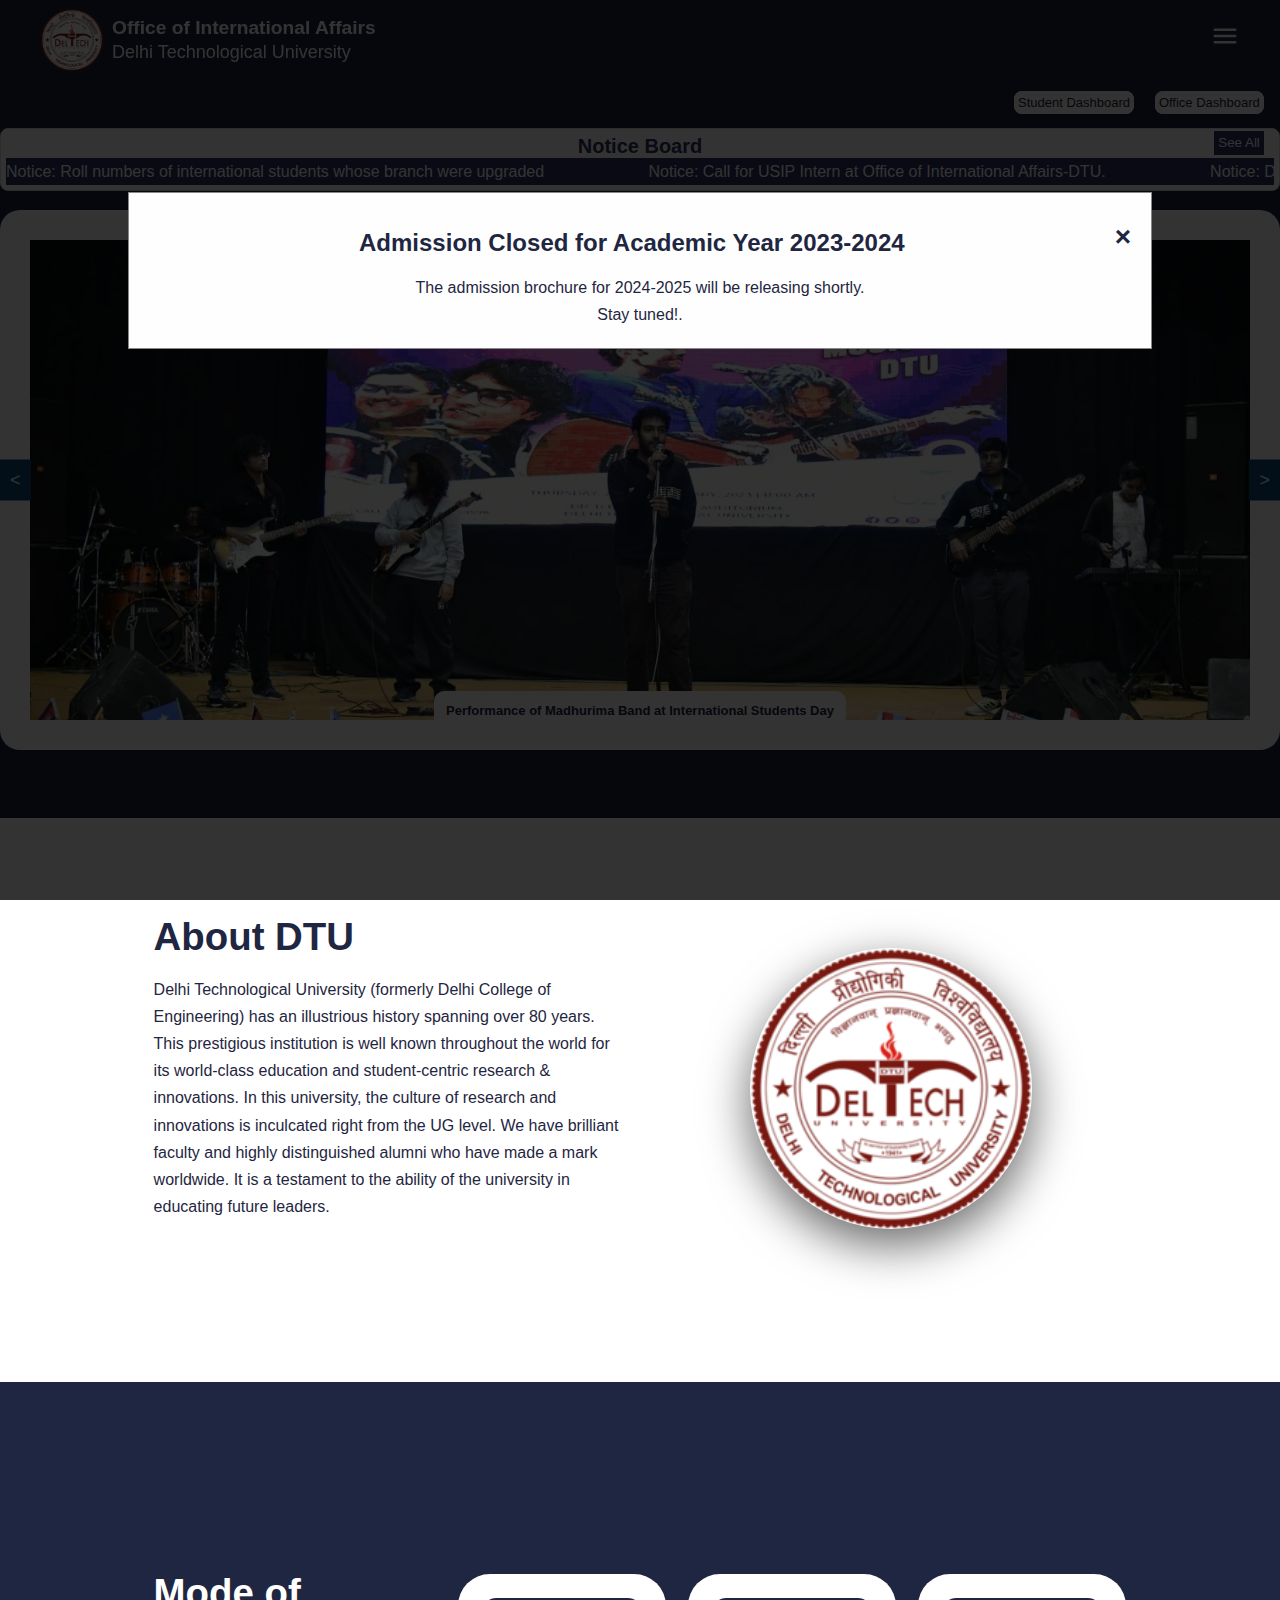
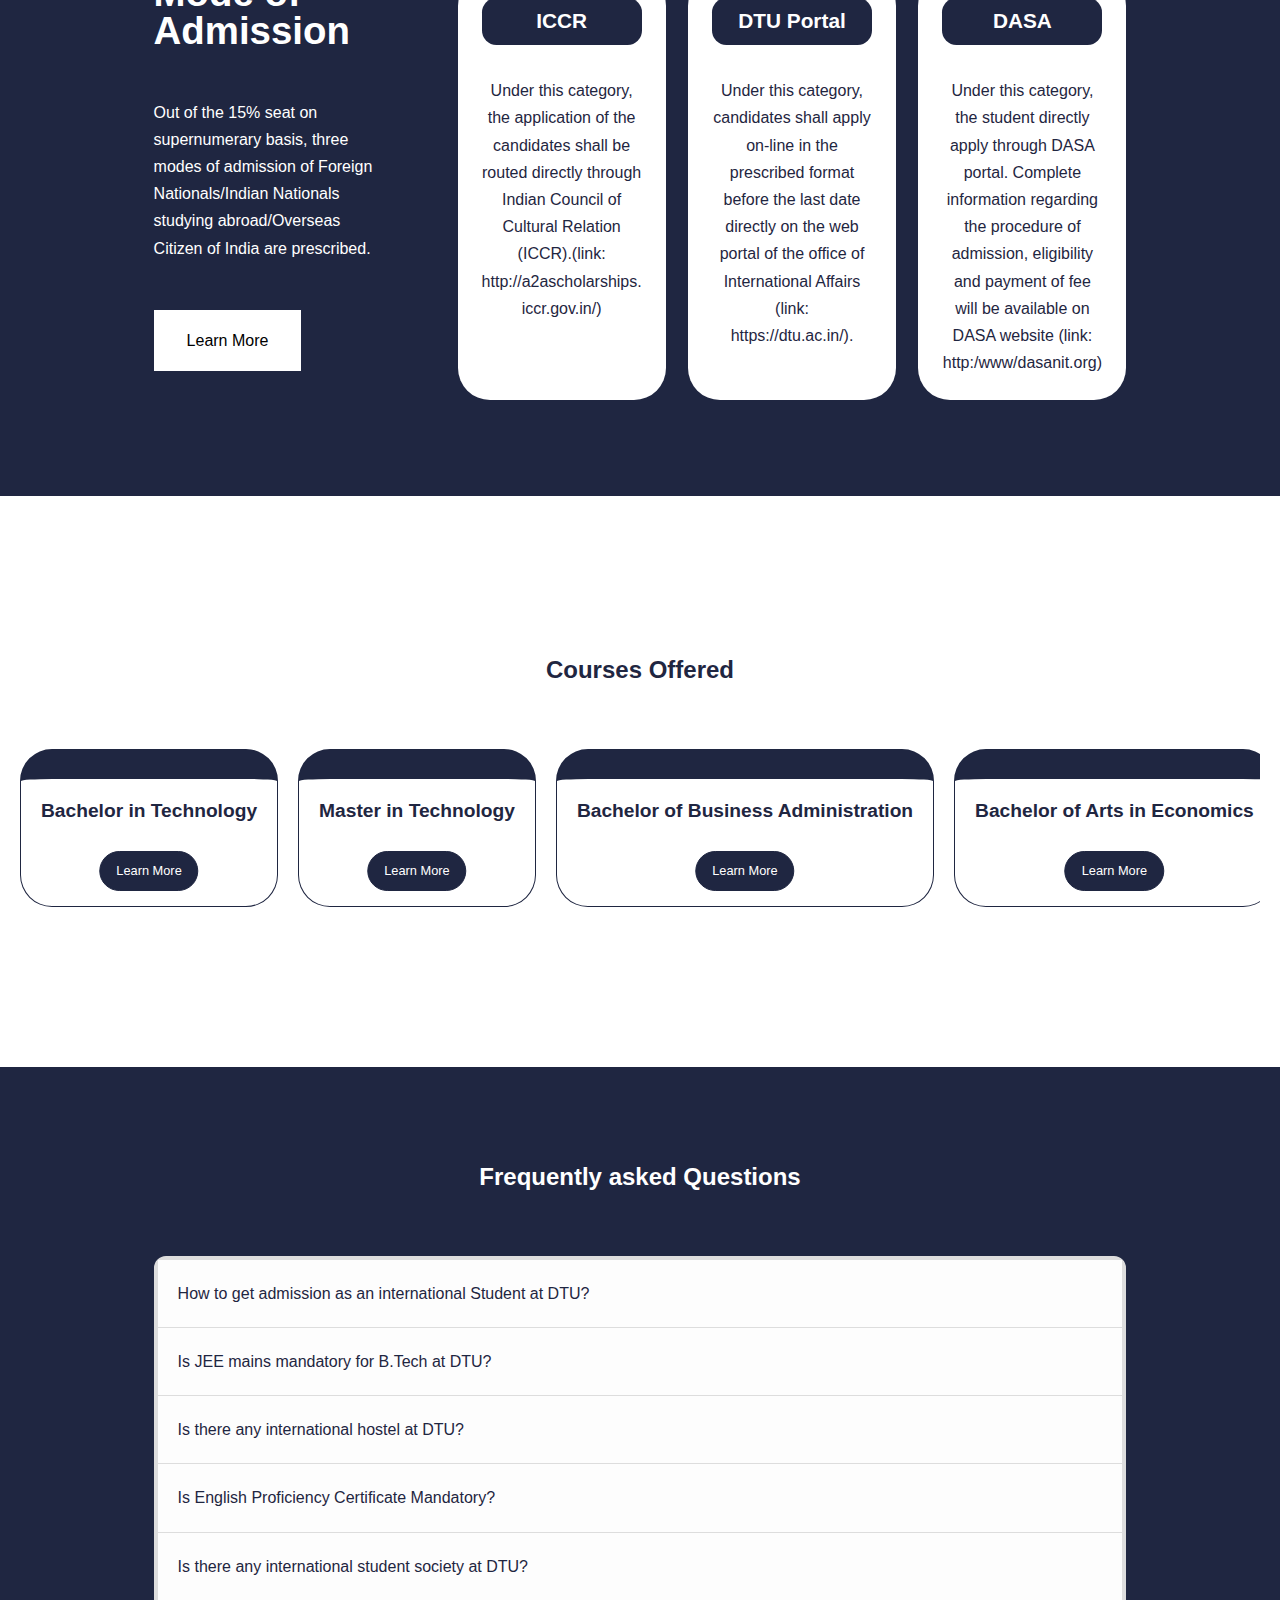
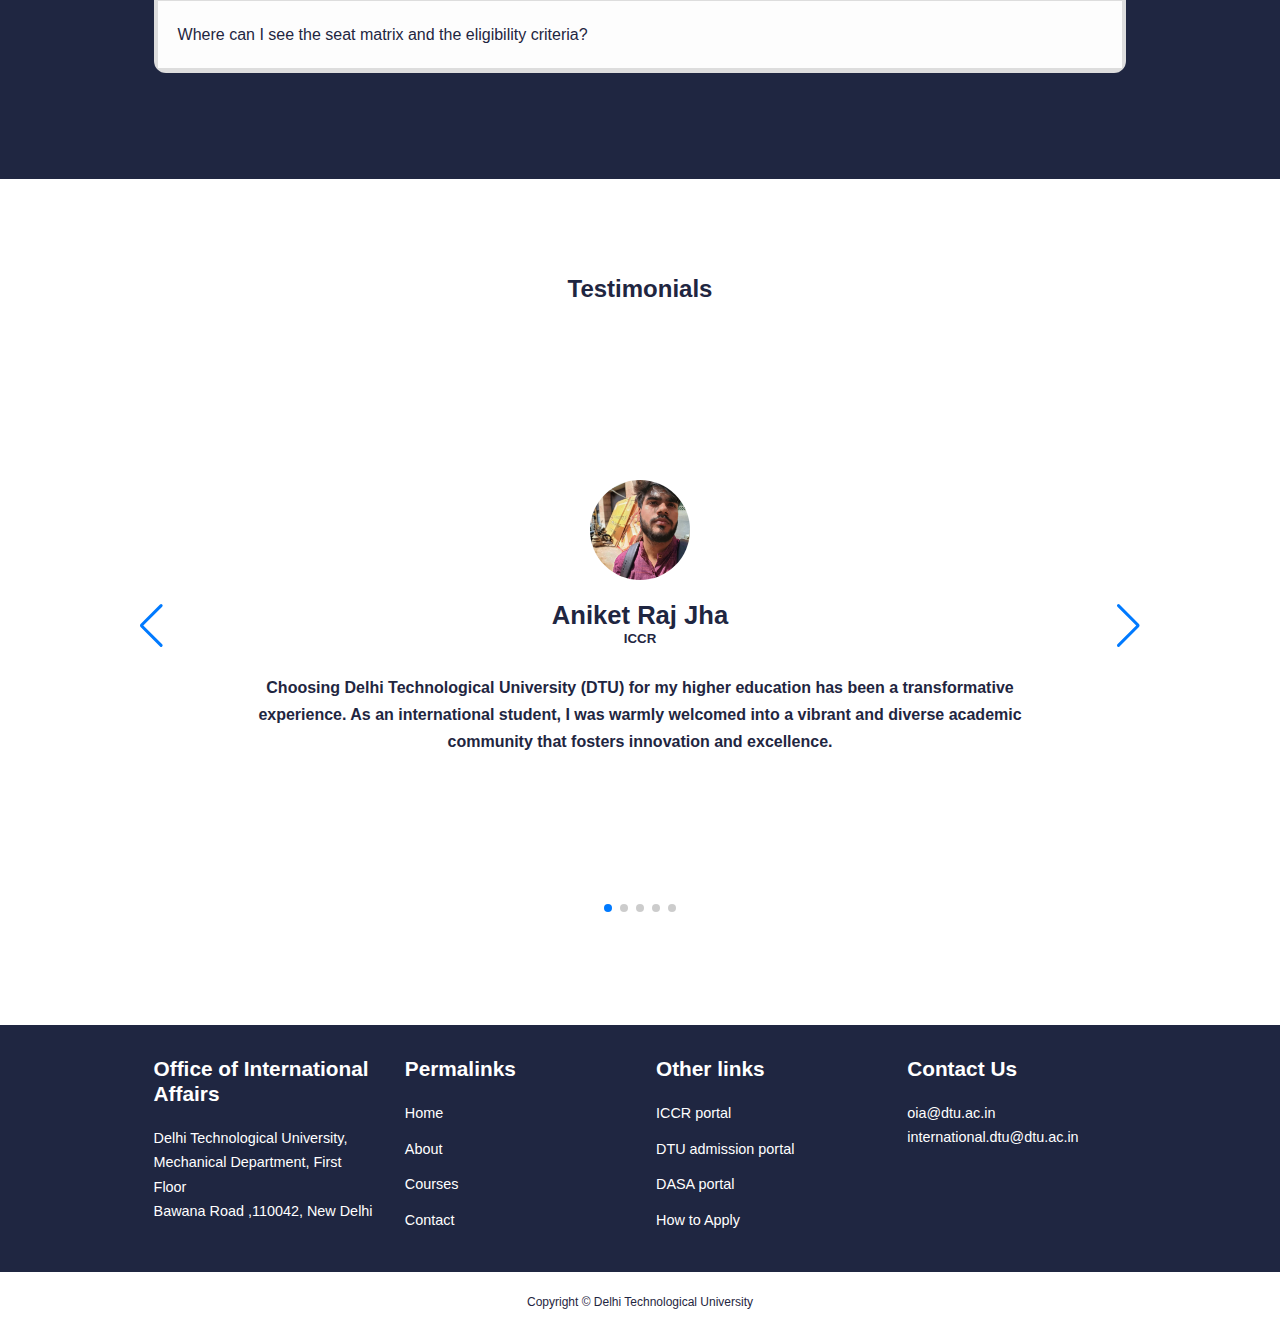
<file: index.html>
<!DOCTYPE html>
<html lang="en">
<head>
  <meta charset="UTF-8">
  <meta name="viewport" content="width=device-width, initial-scale=1.0">
  <title>Office of International Affairs</title>
  <link rel="stylesheet" href="Home.css">
  <link rel="stylesheet" href="main.css">
  <link rel="stylesheet" href="https://unpkg.com/swiper/swiper-bundle.min.css" />
  <script src="main.js"></script>
  <link rel="shortcut icon" href="dtulogo.png" type="image/x-icon">
  <style>
  </style>
</head>

<body>
  <div class="homecontainer">
    <div class="dashboard2">
        <a href="building.html" class="dashboardbtn" target="_blank">Student Dashboard</a>
        <a href="building.html" class="dashboardbtn" target="_blank">Office Dashboard</a>
    </div>
    <nav style="transition: background-color 0.3s ease-in-out;">
      <div class="container3 navcontainer">
        <a href="index.html" class="logocontainer"> 
          <img src="dtulogo.png" alt="dtulogo" class="logo">
          <div class="text">
            <h4>Office of International Affairs</h4>
            <p>Delhi Technological University</p>
          </div>
        </a>
        <ul class="nav_menu" style="right: -100%;">
            <li><a href="index.html">Home</a></li>
            <li><a href="About.html">About</a></li>
            <li><a href="Courses.html">Courses</a></li>
            <li><a href="DTUISS.html">DTU ISS</a></li>
            <li><a href="Admission.html">Admission</a></li>
            <li><a href="Contact.html">Contact</a></li>
        </ul>
        <div class="menu-icon" onclick="toggleMenu()">
          <svg width="30" height="30" viewBox="0 0 24 24">
            <path fill="white" d="M3 18h18v-2H3v2zM3 13h18v-2H3v2zM3 6v2h18V6H3z"></path>
          </svg>
        </div>
      </div>
    </nav>

    <!-- noticeboard -->
    <div class="notice-board">
      <h2>Notice Board</h2>
      <ul>
        <li>
          <a href="http://dtu.ac.in/Web/notice/2024/feb/file0204.pdf" target="_blank" rel="noopener noreferrer">Notice: Roll numbers of international students whose branch were upgraded</a>
        </li>
        <li>
          <a href="#notice3">Notice: Call for USIP Intern at Office of International Affairs-DTU.</a>
        </li>
        <li>
          <a href="#notice3">Notice: Distribution of Identity card for 2K22 batch.</a>
        </li>
      </ul>
      <button onclick="openModal()" class="see-all-button">
        See All
      </button>

      <div id="modal" class="modal">
        <div class="overlay" onclick="closeModal()"></div>
        <div class="modal-content">
          <h2 class="h2overlay">All Notices</h2>
          <table id="noticeTable"></table>
          <div class="pagination">
            <button onclick="prevPage()" class="prev-page-button" disabled>Previous</button>
            <span id="currentPage"></span>
            <button onclick="nextPage()" class="next-page-button" disabled>Next</button>
          </div>
          <button onclick="closeModal()" class="closecheck">Close</button>
        </div>
      </div>
    </div>

    <!-- Homecontent -->
    <div class="slider-container r-buttons2">
        <button onclick="prevImage()">&lt;</button>
        <img id="slider-image" alt="Image 1" class="slider-image">
        <h3 id="image-title" class="image-title"></h3>
        <button onclick="nextImage()">&gt;</button>
    </div>
    <section class="headerwala">
        <div class="container header_container">
          <div class="header__left">
            <h1>About DTU</h1>
            <p>
              Delhi Technological University (formerly Delhi College of Engineering) has an illustrious history spanning over 80 years. This prestigious institution is well known throughout the world for its world-class education and student-centric research & innovations. In this university, the culture of research and innovations is inculcated right from the UG level. We have brilliant faculty and highly distinguished alumni who have made a mark worldwide. It is a testament to the ability of the university in educating future leaders.
            </p>
            <a href="http://www.dtu.ac.in/Web/About/history.php" class="aboutdtubtn" target='blank'>
              Get Started
            </a>
          </div>
          <div class="header__right">
            <img src="./dtulogo.png" alt="Students" />
          </div>
        </div>
      </section>

    <section class="categories">
        <div class="container categories__container">
            <div class="categories__left">
                <h1>Mode of Admission</h1>
                <p>
                    Out of the 15% seat on supernumerary basis, three modes of admission of Foreign Nationals/Indian Nationals studying abroad/Overseas Citizen of India are prescribed.
                </p>
                <a href="international_brochure.pdf" class="btn" target="_blank">Learn More</a>
            </div>
            <div class="categories__right">
                <article class="category">
                    <div class="category__icon">
                        <h4>ICCR</h4>
                    </div>
                    
                    <p>Under this category, the application of the candidates shall be routed directly through Indian Council of Cultural Relation (ICCR).(link: http://a2ascholarships. iccr.gov.in/) </p>
                </article>
                <article class="category">
                    <div class="category__icon">
                       <h4>DTU Portal</h4>
                    </div>
                    <p>Under this category, candidates shall apply on-line in the prescribed format before the last date directly on the web portal of the office of International Affairs (link: https://dtu.ac.in/).</p>
                </article>
                <article class="category">
                    <div class="category__icon">
                       <h4>DASA</h4>
                    </div>
                    <p>Under this category, the student directly apply through DASA portal. Complete information regarding the procedure of admission, eligibility and payment of fee will be available on DASA website (link: http:/www/dasanit.org)</p>
                </article>
    
    
            </div>
        </div>
    </section> 
    <section class="courses">
      <h2>Courses Offered</h2>
      <div class="container20 courses__container">
          <div class="carousel">
              <article class="course">
                  <div class="courseinfo">
                      <h4>Bachelor in Technology</h4>
                      <a href="http://dtu.ac.in/Web/Academics/bacheloroftechnology.php" class="coursebtn" target='_blank'>Learn More</a>
                  </div>
              </article>
              <article class="course">
                <div class="courseinfo">
                    <h4>Master in Technology</h4>
                    <a href="http://dtu.ac.in/Web/AcademicsPG/mtech.php" class="coursebtn" target='_blank'>Learn More</a>
                </div>
            </article>
            <article class="course">
              <div class="courseinfo">
                  <h4>Bachelor of Business Administration</h4>
                  <a href="http://www.dtu.ac.in/Web/Departments/eastcampus/usme/usme.php" class="coursebtn" target='_blank'>Learn More</a>
              </div>
          </article>
          <article class="course">
            <div class="courseinfo">
                <h4>Bachelor of Arts in Economics</h4>
                <a href="http://dtu.ac.in/" class="coursebtn" target='_blank'>Learn More</a>
            </div>
        </article>
        <article class="course">
          <div class="courseinfo">
              <h4>Bachelor of Design</h4>
              <a href="http://www.dtu.ac.in/Web/Departments/design/about/index.php" class="coursebtn" target='_blank'>Learn More</a>
          </div>
      </article>
      <article class="course">
        <div class="courseinfo">
            <h4>Master of Science in Mathematics</h4>
            <a href="http://www.dtu.ac.in/Web/Departments/AppliedMathematics/about/" class="coursebtn" target='_blank'>Learn More</a>
        </div>
    </article>
    <article class="course">
      <div class="courseinfo">
          <h4>Master of Science in Physics</h4>
          <a href="http://www.dtu.ac.in/Web/Departments/AppliedPhysics/about/" class="coursebtn" target='_blank'>Learn More</a>
      </div>
  </article>
  <article class="course">
    <div class="courseinfo">
        <h4>Master of Science in Biotechnology</h4>
        <a href="http://www.dtu.ac.in/Web/Departments/BioTech/about/" class="coursebtn" target='_blank'>Learn More</a>
    </div>
</article>
<article class="course">
  <div class="courseinfo">
      <h4>Master of Science in Chemistry</h4>
      <a href="http://www.dtu.ac.in/Web/Departments/AppliedChemistry/about/" class="coursebtn" target='_blank'>Learn More</a>
  </div>
</article>
<article class="course">
  <div class="courseinfo">
      <h4>Master of Science in Interaction Design</h4>
      <a href="http://dtu.ac.in/" class="coursebtn" target='_blank'>Learn More</a>
  </div>
</article>
<article class="course">
  <div class="courseinfo">
      <h4>Master of Business Administration</h4>
      <a href="http://dtu.ac.in/Web/Academics/bacheloroftechnology.php" class="coursebtn" target='_blank'>Learn More</a>
  </div>
</article>
<article class="course">
  <div class="courseinfo">
      <h4>Master of Business Administration in Business Analytics</h4>
      <a href="http://dtu.ac.in/Web/AcademicsPG/" class="coursebtn" target='_blank'>Learn More</a>
  </div>
</article>
<article class="course">
  <div class="courseinfo">
      <h4>Master of Business Administration (Family Business & Entrepreneurship)</h4>
      <a href="http://dtu.ac.in/Web/AcademicsPG/" class="coursebtn" target='_blank'>Learn More</a>
  </div>
</article>
<article class="course">
  <div class="courseinfo">
      <h4>Master of Business Administration (Entrepreneurship, Innovation & Venture Development)</h4>
      <a href="http://dtu.ac.in/Web/AcademicsPG/" class="coursebtn" target='_blank'>Learn More</a>
  </div>
</article>

          </div>
      </div>
  </section>
  

    <!-- faqs -->
    <section class="faqs container">
        <h2>Frequently asked Questions</h2>
    <div class="accordion" id="accordion">
    </div>
</section>

    <!-- Testimonials -->
    <section class="testimonial">
        <h2>Testimonials</h2>
    <div class="swiper-container">
        <div class="swiper-wrapper">

        </div>
        <div class="swiper-pagination"></div>
        <div class="swiper-button-prev"></div>
        <div class="swiper-button-next"></div>
      </div>
    </section>
    <footer class="footer">
        <div class="container footer__container">
            <div class="footer1">
                <a href="index.html"><h4>Office of International Affairs</h4></a>
                <p>Delhi Technological University,<br/>
                Mechanical Department, First Floor<br/>Bawana Road ,110042, New Delhi </p>
            </div>
            <div class="footer2">
                <h4>Permalinks</h4>
                <ul class="permalinks">
                    <li><a href="index.html">Home</a></li>
                    <li><a href="About.html">About</a></li>
                    <li><a href="Courses.html">Courses</a></li>
                    <li><a href="Contact.html">Contact</a></li>
                </ul>
            </div>
            <div class="footer3">
                <h4>Other links</h4>
                <ul class="privacy">
                    <li><a href="https://a2ascholarships.iccr.gov.in/">ICCR portal</a></li>
                    <li><a href="https://saarthi.dtu.ac.in/">DTU admission portal</a></li>
                    <li><a href="https://www.dasanit.org/dasa2023/">DASA portal</a></li>
                    <li><a href="Admission.html">How to Apply</a></li>
                </ul>
            </div>
            <div class="footer4">
                <h4>Contact Us</h4>
                <div>
                <p>oia@dtu.ac.in</p>
                    <p>international.dtu@dtu.ac.in</p>
                </div>
            
            <div class="footer5">
                <ul class="social">
                    <li><a href="https://www.facebook.com/profile.php?id=100065103819173&sk=about_contact_and_basic_info"  target='_blank'><i class="fab fa-facebook"></i></a></li>
                    <li><a href="https://twitter.com/dtu_delhi" target='_blank'><i class="fab fa-twitter"></i></a></li>
                    <li><a href="https://www.instagram.com/dtu.delhi/" target='_blank'><i class="fab fa-instagram"></i></a></li>
                    <li><a href="https://www.linkedin.com/in/delhi-technological-university-delhi-397129209/" target='_blank'><i class="fab fa-linkedin"></i></a></li>
                  </ul>
            </div>
        </div>
        </div>
            <div class="footer__copyright">
                <small>Copyright &copy; Delhi Technological University</small>
                
            </div>
    </footer>


    <button onclick="goToTop()" id="goToTopBtn" title="Go to top">&#8679;</button>

    <div id="landingModal" class="modal2">
      <div class="modal-content2">
          <span class="close2" onclick="closeModal2()">&times;</span>
          <h2>Admission Closed for Academic Year 2023-2024</h2>
          <p>The admission brochure for 2024-2025 will be releasing shortly.<br> Stay tuned!.</p>
      </div>
  </div>
</div>


  </div>
  <script src="https://unpkg.com/swiper/swiper-bundle.min.js"></script>
  <script>
    document.querySelector('.see-all-button').addEventListener('click', openModal);

    const notices = [
  {
    text: 'Notice: Roll numbers of international students whose branch were upgraded',
    link: 'http://dtu.ac.in/Web/notice/2024/feb/file0204.pdf'
  },
  {
    text: 'Notice: Call for USIP Intern at Office of International Affairs-DTU.',
    link: '#'
  },
  {
    text: 'Notice: Distribution of Identity card for 2K22 batch.',
    link: '#'
  },
  {
    text: 'Notice: Distribution of Identity card for 2K22 batch.',
    link: '#'
  },
  
  
];

document.querySelector('.menu-icon').addEventListener('click', function() {
  var menu = document.querySelector('.nav_menu');
  var menuStyles = getComputedStyle(menu);
  var right = menuStyles.getPropertyValue('right');
  if (right === '0px') {
    menu.style.right = '-100%';
  } else {
    menu.style.right = '0px';
  }
});

const noticesPerPage = 3; 
let currentPage = 1;

function displayNotices() {
  const noticeTable = document.getElementById("noticeTable");
  noticeTable.innerHTML = ""; 

  const startIndex = (currentPage-1) * noticesPerPage;
  const endIndex = Math.min(startIndex + noticesPerPage, notices.length);

  for (let i = startIndex; i < endIndex; i++) {
    const notice = notices[i];
    const row = `<tr><td>${notice.text}</td><td><a href="${notice.link}" target="_blank" rel="noopener noreferrer">view</a></td></tr>`;
    noticeTable.insertAdjacentHTML("beforeend", row);
  }

}

function nextPage() {
  if (currentPage < Math.ceil(notices.length / noticesPerPage)) {
    currentPage++;
    displayNotices();
    updatePaginationButtons();
  }
}

function prevPage() {
  if (currentPage > 1) {
    currentPage--;
    displayNotices();
    updatePaginationButtons();
  }
}

function updatePaginationButtons() {
  const nextButton = document.querySelector(".next-page-button");
  const prevButton = document.querySelector(".prev-page-button");
  
  nextButton.disabled = currentPage >= Math.ceil(notices.length / noticesPerPage);
  prevButton.disabled = currentPage <= 1;
}

function openModal() {
  currentPage = 1;
  displayNotices();
  updatePaginationButtons();
  document.getElementById("modal").style.display = "block";
}

function closeModal() {
  document.getElementById("modal").style.display = "none";
}
const images = [
        { url: 'img3.jpeg', title: 'Nepalese Students Performing at International Students Day' },
        { url: 'img4.jpeg', title: 'Performance of Madhurima Band at International Students Day' },
        { url: 'img1.jpeg', title: 'Open Air Theatre of DTU' },
        { url: 'summit.jpeg', title: 'Orientation programme hosted by International Students Society' },
    ];

    let currentImageIndex = 1;
    let imageFade = false;
    let isFirstImage = true; 

function prevImage() {
    imageFade = true;
    setTimeout(() => {
        currentImageIndex = currentImageIndex === 0 ? images.length - 1 : currentImageIndex - 1;
        imageFade = false;
        updateSlider();
    }, 300);
}

function nextImage() {
    imageFade = true;
    setTimeout(() => {
        currentImageIndex = currentImageIndex === images.length - 1 ? 0 : currentImageIndex + 1;
        imageFade = false;
        updateSlider();
    }, 300);
}

function updateSlider() {
    const sliderImage = document.getElementById('slider-image');
    const imageTitle = document.getElementById('image-title');

    if (!isFirstImage) { 
        sliderImage.classList.add('fade');
    }
    isFirstImage = false;

    setTimeout(() => {
        sliderImage.src = images[currentImageIndex].url;
        sliderImage.alt = `Image ${currentImageIndex + 1}`;
        imageTitle.textContent = images[currentImageIndex].title;
    }, 300); 

    if (!isFirstImage) { 
        setTimeout(() => {
            sliderImage.classList.remove('fade');
        }, 300); 
    }
}

setInterval(() => {
    nextImage();
}, 1500);
updateSlider();
    const data = [
    { heading: 'How to get admission as an international Student at DTU?', content: ' You can take admission at DTU via 3modes. Mode1:  DASA, Mode2: ICCR, Mode 3: DTU-Portal., for Mode 3 , we have 3 categories: 3(a): Embassy Sponsored following all the minimum requisites criteria, 3(b) SAT,ACT, IELTS/TOEFL Valid score(Above 60 percentile), 3(c) JEE mains score (60 percentile and above) and class 12 marks not less than 60 percent' },
    { heading: 'Is JEE mains mandatory for B.Tech at DTU?', content: ' JEE mains is not mandatory, a valid IELTS/ TOEFL/ SAT score card is also accepted. For more details, download the brochure.' },
    {
    heading: "Is there any international hostel at DTU?",
    content:
      " Yes, we have a separate international hostel at DTU (for boys) and a newly constructed girls hostel with all needed facilities.",
  },
  {
    heading: "Is English Proficiency Certificate Mandatory?",
    content:
    " Yes, if you don’t have an EPT certificate such as IELTS or Duolingo, you can upload a certificate of the medium of instruction from your last alma mater. [may change based on mode of admission]",
  },
  {
    heading: "Is there any international student society at DTU?",
    content:
      " Yes, we have an international student society, DTU-ISS, which will be working as a mediator between you and us.",
  },
  {
    heading: "Where can I see the seat matrix and the eligibility criteria?",
    content:
      " You can download the international student brochure for details regarding seat matrix and eligibility criteria.",
  },
  ];

  const accordionContainer = document.getElementById('accordion');

  data.forEach((item, index) => {
    const accordionItem = document.createElement('div');
    accordionItem.classList.add('accordion-item');

    const accordionHeader = document.createElement('div');
    accordionHeader.classList.add('accordion-header');
    accordionHeader.textContent = item.heading;

    const accordionContent = document.createElement('div');
    accordionContent.classList.add('accordion-content');
    accordionContent.textContent = item.content;

    accordionItem.appendChild(accordionHeader);
    accordionItem.appendChild(accordionContent);

    accordionContainer.appendChild(accordionItem);

    accordionHeader.addEventListener('click', () => {
      const isActive = accordionItem.classList.contains('active');

      document.querySelectorAll('.accordion-item').forEach(item => {
        item.classList.remove('active');
        item.querySelector('.accordion-content').style.display = 'none';
      });

      if (!isActive) {
        accordionItem.classList.add('active');
        accordionContent.style.display = 'block';
      }
    });
  });


  const testimonialData = [
  {
    "name": "Aniket Raj Jha",
    "mode": "ICCR",
    "detail": "Choosing Delhi Technological University (DTU) for my higher education has been a transformative experience. As an international student, I was warmly welcomed into a vibrant and diverse academic community that fosters innovation and excellence.",
    "image": "Profile Picture.jpeg"
  },
  {
    "name": "Sanskar Ojha",
    "mode": "ICCR",
    "detail": "Ever since I started my journey at DTU, I've been amazed by the commitment of the faculty and staff to our success. The professors are not only experts in their fields but are also approachable and genuinely care about their students. ",
    "image": "Sanskar .jpeg"
  },
  
  {
    "name": "Bishal Agrawal",
    "mode": "DASA",
    "detail": "Attending DTU has been a transformative experience for me. The quality of education here is exceptional, with professors who are not only experts in their fields but also deeply committed to their students' success. The small class sizes have allowed for personalized attention, and I've had the opportunity to engage in meaningful discussions and research projects.",
    "image": "Bishal.jpeg"
  },
  {
    "name": "K. Su. Prashant",
    "mode": "DTU PORTAL",
    "detail": "I am incredibly grateful for my experience at Delhi Technological University. DTU not only provided me with a top-notch education but also fostered an environment of innovation and collaboration. The dedicated faculty and state-of-the-art facilities contributed immensely to my academic growth. ",
    "image": "Kumar.jpeg"
  },
  {
    "name": "Ogul. Kerimova",
    "mode": "ICCR",
    "detail": "Beyond the classroom, the vibrant campus life, cultural events, and diverse student community made my time at DTU truly enriching. It's a place where learning extends far beyond textbooks, and I am proud to be a part of the DTU legacy. The skills and knowledge gained here have been invaluable in shaping my career journey. Thank you, DTU, for being the foundation of my success!",
    "image": "ogulhan.jpeg"
  }
];

const swiperWrapper = document.querySelector('.swiper-wrapper');

testimonialData.forEach(testimonial => {
  const slide = document.createElement('div');
  slide.classList.add('swiper-slide');

  slide.innerHTML = `
    <img src="${testimonial.image}" alt="${testimonial.name}">
    <h3>${testimonial.name}</h3>
    <h5>${testimonial.mode}</h5><br>
    <p style="font-weight:550; text-align:center">${testimonial.detail}</p>
  `;

  swiperWrapper.appendChild(slide);
});

const swiper = new Swiper('.swiper-container', {
  loop: true,
  autoplay: {
    delay: 5000,
    disableOnInteraction: false,
  },
  navigation: {
    nextEl: '.swiper-button-next',
    prevEl: '.swiper-button-prev',
  },
  pagination: {
    el: '.swiper-pagination',
    clickable: true,
  },
});
window.addEventListener('scroll', function() {
    var nav = document.querySelector('nav');
    if (window.scrollY > 0) {
      nav.style.backgroundColor = 'var(--color-bg1)'; 
    } else {
      nav.style.backgroundColor = 'transparent'; 
    }
  });
var modal2 = document.getElementById("landingModal");

window.onload = function() {
    modal2.style.display = "block";
}

function closeModal() {
    modal.style.display = "none";
}function closeModal2()
{
  modal2.style.display="none";
}

document.addEventListener("DOMContentLoaded", function() {
    const carousel = document.querySelector('.carousel');
    const courseContainer = document.querySelector('.courses__container');
    const courseWidth = (courseContainer.clientWidth / 4) - 20; 
    const containerWidth = courseWidth * 4;
    const slideDuration = 1800;
    let maxTranslate = -(carousel.scrollWidth - containerWidth);
    const slideIncrement = courseWidth;

    let translateValue = 0;
    let startX = 0;
    let isMouseDown = false;
    let isMobileView = false;
    let isHovered = false;

    function slide() {
        if (!isHovered) {
            translateValue -= slideIncrement;
            if (translateValue < maxTranslate) {
                translateValue = 0;
            }
            carousel.style.transition = 'transform 1s ease';
            carousel.style.transform = `translateX(${translateValue}px)`;
        }
    }

    function handleMouseMove(e) {
        if (!isMouseDown) return;
        const x = e.pageX - carousel.offsetLeft;
        const walk = (x - startX);
        carousel.style.transform = `translateX(${translateValue + walk}px)`;
    }

    function handleResize() {
        if (window.innerWidth < 768) {
            isMobileView = true;
            maxTranslate = -(carousel.scrollWidth - containerWidth);
            carousel.style.transition = 'none';
            carousel.style.transform = 'translateX(0)';
        } else {
            isMobileView = false;
            maxTranslate = -(carousel.scrollWidth - containerWidth);
            translateValue = 0;
            carousel.style.transition = 'none';
            carousel.style.transform = 'translateX(0)';
        }
    }

    setInterval(() => {
        if (!isMobileView) {
            slide();
        }
    }, slideDuration);

    carousel.addEventListener('mousedown', (e) => {
        isMouseDown = true;
        startX = e.pageX - carousel.offsetLeft;
        carousel.style.transition = 'transform 0.3s ease';
        carousel.addEventListener('mousemove', handleMouseMove);
    });

    carousel.addEventListener('mouseup', () => {
        isMouseDown = false;
        carousel.removeEventListener('mousemove', handleMouseMove);
    });

    carousel.addEventListener('mouseleave', () => {
        isMouseDown = false;
        carousel.removeEventListener('mousemove', handleMouseMove);
    });

    carousel.addEventListener('mouseenter', () => {
        isHovered = true;
    });

    carousel.addEventListener('mouseleave', () => {
        isHovered = false;
    });

    window.addEventListener('resize', () => {
        handleResize();
    });

    handleResize();
});


  </script>
  
</body>
</html>
</file>
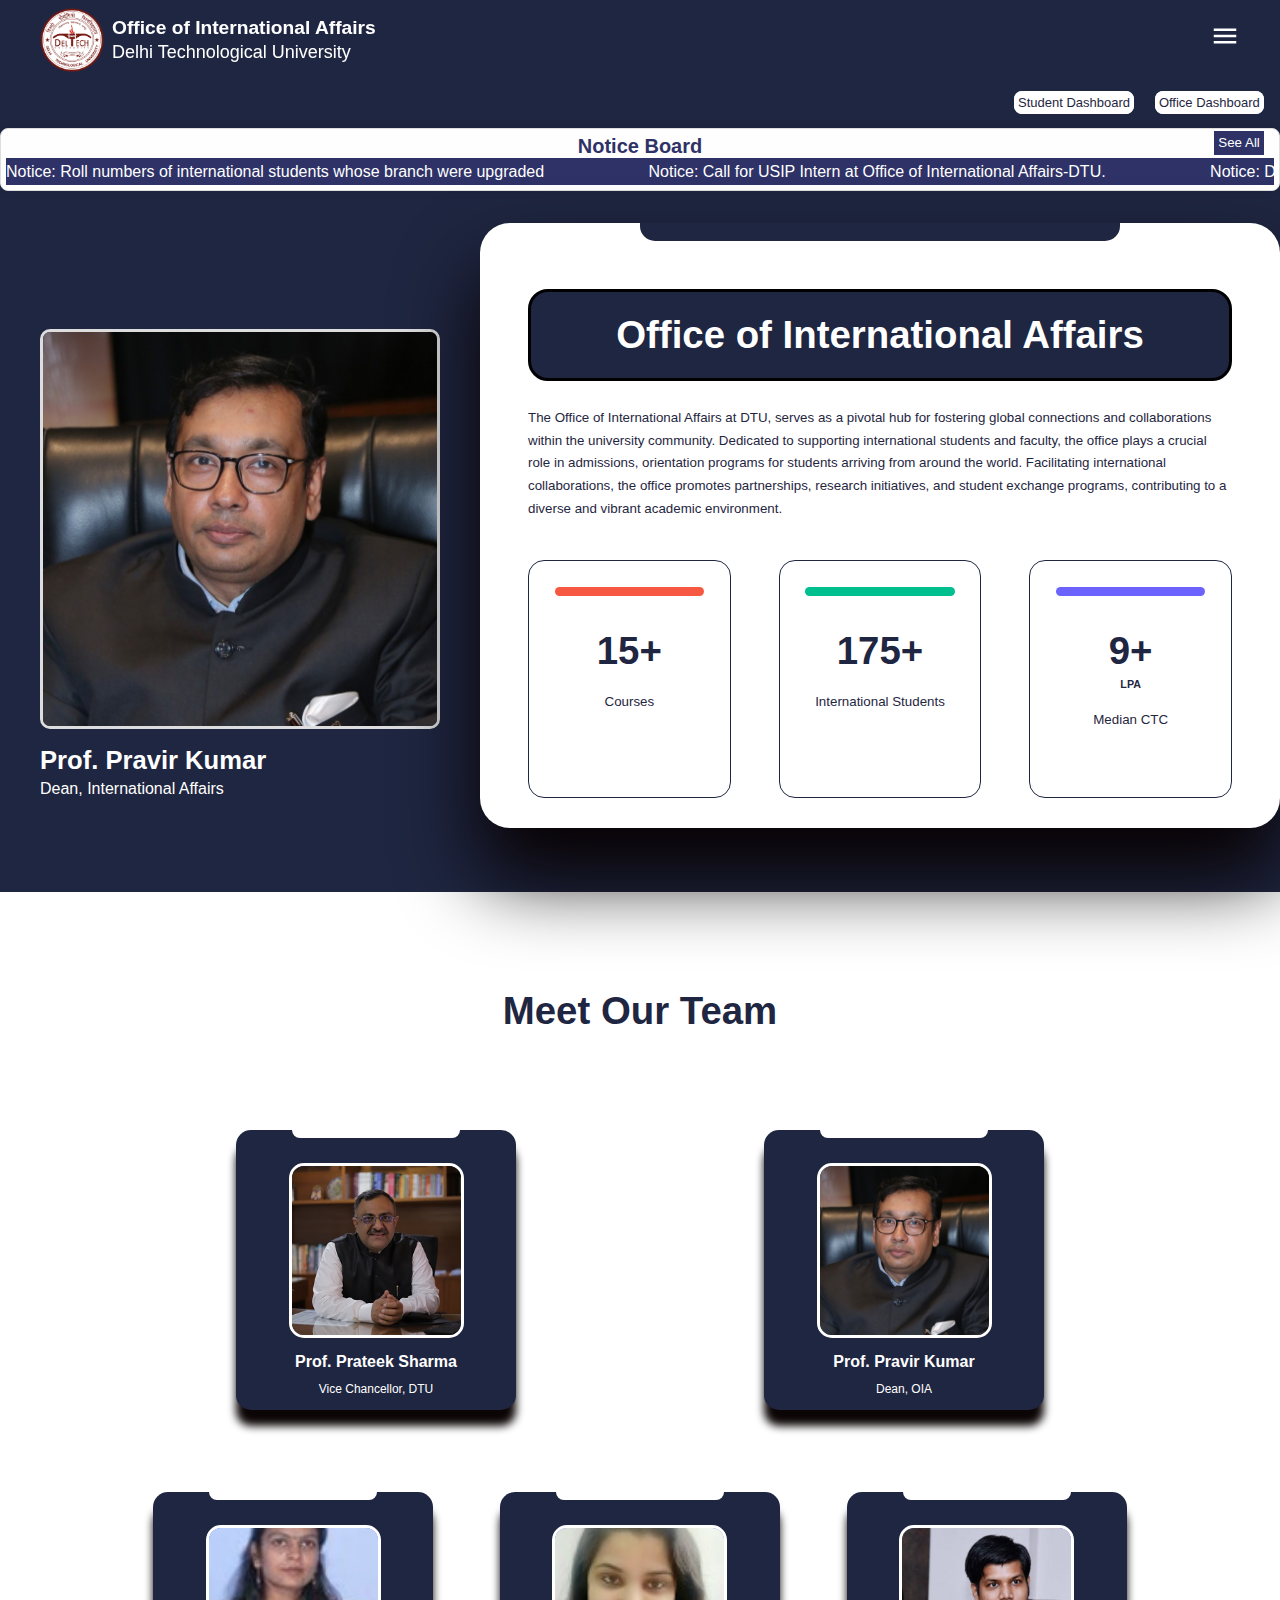
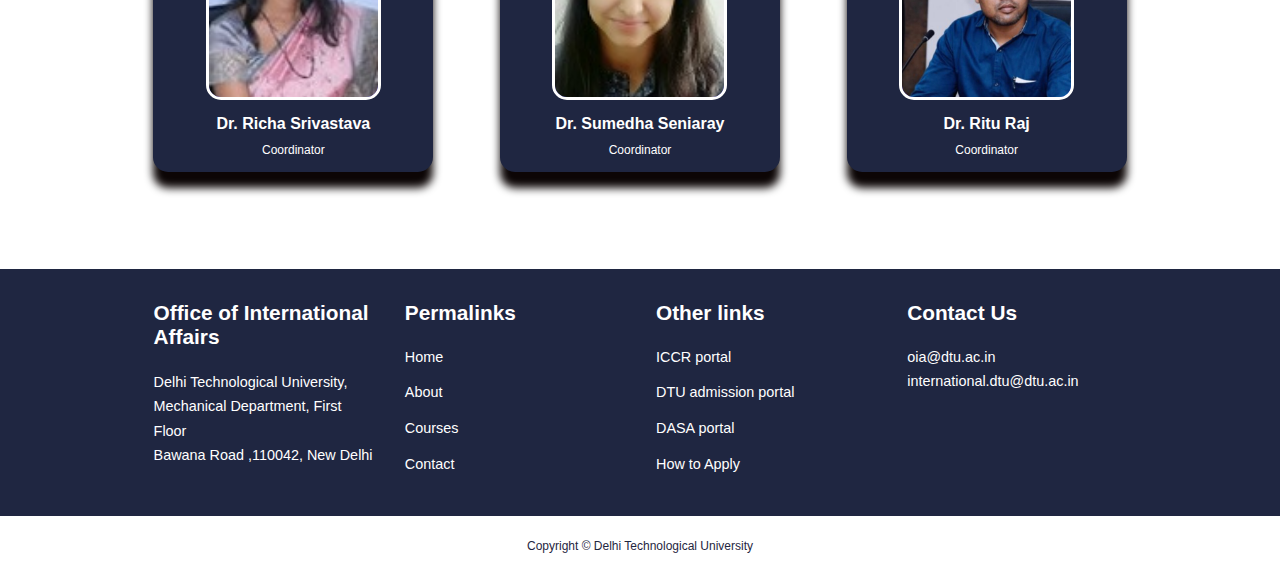
<file: About.html>
<!DOCTYPE html>
<html lang="en">
<head>
  <meta charset="UTF-8">
  <meta name="viewport" content="width=device-width, initial-scale=1.0">
  <title>about</title>
  <link rel="stylesheet" href="Home.css">
  <link rel="stylesheet" href="main.css">
  <link rel="stylesheet" href="About.css">
  <script src="main.js"></script>
  <link rel="shortcut icon" href="dtulogo.png" type="image/x-icon">
  <style>
  </style>
</head>

<body>
  <div class="homecontainer">
    <div class="dashboard2">
      <a href="building.html" class="dashboardbtn" target="_blank">Student Dashboard</a>
      <a href="building.html" class="dashboardbtn" target="_blank">Office Dashboard</a>
  </div>
    <nav style="transition: background-color 0.3s ease-in-out;">
      <div class="container3 navcontainer">
        <a href="index.html" class="logocontainer"> 
          <img src="dtulogo.png" alt="dtulogo" class="logo">
          <div class="text">
            <h4>Office of International Affairs</h4>
            <p>Delhi Technological University</p>
          </div>
        </a>
        <ul class="nav_menu" style="right: -100%;">
          <li><a href="index.html">Home</a></li>
          <li><a href="About.html">About</a></li>
          <li><a href="Courses.html">Courses</a></li>
          <li><a href="DTUISS.html">DTU ISS</a></li>
          <li><a href="Admission.html">Admission</a></li>
          <li><a href="Contact.html">Contact</a></li>
        </ul>
        <div class="menu-icon" onclick="toggleMenu()">
          <svg width="30" height="30" viewBox="0 0 24 24">
            <path fill="white" d="M3 18h18v-2H3v2zM3 13h18v-2H3v2zM3 6v2h18V6H3z"></path>
          </svg>
        </div>
      </div>
    </nav>

    <!-- noticeboard -->
    <div class="notice-board">
      <h2>Notice Board</h2>
      <ul>
        <li>
          <a href="http://dtu.ac.in/Web/notice/2024/feb/file0204.pdf" target="_blank" rel="noopener noreferrer">Notice: Roll numbers of international students whose branch were upgraded</a>
        </li>
        <li>
          <a href="#notice3">Notice: Call for USIP Intern at Office of International Affairs-DTU.</a>
        </li>
        <li>
          <a href="#notice3">Notice: Distribution of Identity card for 2K22 batch.</a>
        </li>
      </ul>
      <button onclick="openModal()" class="see-all-button">
        See All
      </button>

      <div id="modal" class="modal">
        <div class="overlay" onclick="closeModal()"></div>
        <div class="modal-content">
          <h2 class="h2overlay">All Notices</h2>
          <table id="noticeTable"></table>
          <div class="pagination">
            <button onclick="prevPage()" class="prev-page-button" disabled>Previous</button>
            <span id="currentPage"></span>
            <button onclick="nextPage()" class="next-page-button" disabled>Next</button>
          </div>
          <button onclick="closeModal()" class="closecheck">Close</button>
        </div>
      </div>
    </div>

    


    <div class='container8'>   
        <div class="about__achievements">
            <div  class="about__achievements-container">
                <div  class="about__achievements-left">
              <img src="Dean OIA.jpeg" alt="" class='leftpic' />
              <h3>Prof. Pravir Kumar</h3>
              <p>Dean, International Affairs</p>
                </div>
                <div  class="about__achievements-right">
                <div class="right-border-top">
      </div><div class="rightpad">
                    <h1 class='OIAhead'> Office of International Affairs</h1>
                    <p>The Office of International Affairs at DTU, serves as a pivotal hub for fostering global connections and collaborations within the university community. Dedicated to supporting international students and faculty, the office plays a crucial role in admissions, orientation programs for students arriving from around the world. Facilitating international collaborations, the office promotes partnerships, research initiatives, and student exchange programs, contributing to a diverse and vibrant academic environment.
                    </p>
                    <div class="achievements__cards">
                      <article class="achievement_card">
                          <span class="achievement_icon">
                              <i class="fa-solid fa-book-open"></i>
                          </span>
                          <h1 style="color: var(--color-bg)">0</h1>
                          <p>Courses</p>
                      </article>
                      <article class="achievement_card">
                          <span class="achievement_icon">
                              <i class="ri-team-fill"></i>
                          </span>
                          <h1 style="color: var(--color-bg)">0</h1>
                          <p>International Students</p>
                      </article>
                      <article class="achievement_card">
                          <span class="achievement_icon">
                              <i class="ri-wallet-3-line"></i>
                          </span>
                          <h1 style="color: var(--color-bg)">0</h1>
                          <h6 style="color: var(--color-bg)">LPA</h6>
                          <p>Median CTC </p>
                      </article>
                  </div>
                    </div>
                </div>
            </div>
        </div>
      </div>
        <div class="container15">
    <section  class="team">
        <h1>
            Meet Our Team
        </h1>
        <div  class="about__achievements">
          <div class="carddisplay2">
              <div class="card">
                <div class="card-border-top">
                </div>
                <div class="img">
                  <img src="Prof. Prateek Sharma.jpeg" alt="" />
                </div>
                <span> Prof. Prateek Sharma</span>
                <p class="job"> Vice Chancellor, DTU</p>
              </div>
              <div class="card">
                <div class="card-border-top">
                </div>
                <div class="img">
                  <img src="Dean OIA.jpeg" alt="" />
                </div>
                <span> Prof. Pravir Kumar</span>
                <p class="job"> Dean, OIA</p>
              </div>
            </div><br><br><br>
              <div class="carddisplay">
      
    <div class="card">
      <div class="card-border-top">
      </div>
      <div class="img">
        <img src="richa.jpeg" alt="" />
      </div>
      <span> Dr. Richa Srivastava</span>
      <p class="job"> Coordinator</p>
    </div>
    
    <div class="card">
      <div class="card-border-top">
      </div>
      <div class="img">
      <img src="sumedha.jpg" alt="" />
      </div>
      <span> Dr. Sumedha Seniaray</span>
      <p class="job"> Coordinator</p>
    </div>
    <div class="card">
      <div class="card-border-top">
      </div>
      <div class="img">
      <img src="Prof. Ritu Raj.png" alt="" />
      </div>
      <span> Dr. Ritu Raj</span>
      <p class="job"> Coordinator</p>
    </div>
    </div>
    
            
        </div>
    </section>
  </div> 
    





    <footer class="footer">
        <div class="container footer__container">
            <div class="footer1">
                <a href="index.html"><h4>Office of International Affairs</h4></a>
                <p>Delhi Technological University,<br/>
                Mechanical Department, First Floor<br/>Bawana Road ,110042, New Delhi </p>
            </div>
            <div class="footer2">
                <h4>Permalinks</h4>
                <ul class="permalinks">
                    <li><a href="index.html">Home</a></li>
                    <li><a href="About.html">About</a></li>
                    <li><a href="Courses.html">Courses</a></li>
                    <li><a href="Contact.html">Contact</a></li>
                </ul>
            </div>
            <div class="footer3">
              <h4>Other links</h4>
              <ul class="privacy">
                  <li><a href="https://a2ascholarships.iccr.gov.in/">ICCR portal</a></li>
                  <li><a href="https://saarthi.dtu.ac.in/">DTU admission portal</a></li>
                  <li><a href="https://www.dasanit.org/dasa2023/">DASA portal</a></li>
                  <li><a href="Admission.html">How to Apply</a></li>
              </ul>
          </div>
            <div class="footer4">
                <h4>Contact Us</h4>
                <div>
                <p>oia@dtu.ac.in</p>
                    <p>international.dtu@dtu.ac.in</p>
                </div>
            
            <div class="footer5">
                <ul class="social">
                    <li><a href="https://www.facebook.com/profile.php?id=100065103819173&sk=about_contact_and_basic_info"  target='_blank'><i class="fab fa-facebook"></i></a></li>
                    <li><a href="https://twitter.com/dtu_delhi" target='_blank'><i class="fab fa-twitter"></i></a></li>
                    <li><a href="https://www.instagram.com/dtu.delhi/" target='_blank'><i class="fab fa-instagram"></i></a></li>
                    <li><a href="https://www.linkedin.com/in/delhi-technological-university-delhi-397129209/" target='_blank'><i class="fab fa-linkedin"></i></a></li>
                  </ul>
            </div>
        </div>
        </div>
            <div class="footer__copyright">
                <small>Copyright &copy; Delhi Technological University</small>
              
            </div>
    </footer>

    <button onclick="goToTop()" id="goToTopBtn" title="Go to top">&#8679;</button>


</div>


  </div>
  <script src="https://unpkg.com/swiper/swiper-bundle.min.js"></script>
  <script>
    document.querySelector('.see-all-button').addEventListener('click', openModal);

    const notices = [
    {
    text: 'Notice: Roll numbers of international students whose branch were upgraded',
    link: 'http://dtu.ac.in/Web/notice/2024/feb/file0204.pdf'
  },
  {
    text: 'Notice: Call for USIP Intern at Office of International Affairs-DTU.',
    link: '#'
  },
  {
    text: 'Notice: Distribution of Identity card for 2K22 batch.',
    link: '#'
  },
  {
    text: 'Notice: Distribution of Identity card for 2K22 batch.',
    link: '#'
  },
  
];

document.querySelector('.menu-icon').addEventListener('click', function() {
  var menu = document.querySelector('.nav_menu');
  var menuStyles = getComputedStyle(menu);
  var right = menuStyles.getPropertyValue('right');
  if (right === '0px') {
    menu.style.right = '-100%';
  } else {
    menu.style.right = '0px';
  }
});

const noticesPerPage = 3; 
let currentPage = 1;

function displayNotices() {
  const noticeTable = document.getElementById("noticeTable");
  noticeTable.innerHTML = ""; 

  const startIndex = (currentPage - 1) * noticesPerPage;
  const endIndex = Math.min(startIndex + noticesPerPage, notices.length);

  for (let i = startIndex; i < endIndex; i++) {
    const notice = notices[i];
    const row = `<tr><td>${notice.text}</td><td><a href="${notice.link}" target="_blank" rel="noopener noreferrer">view</a></td></tr>`;
    noticeTable.insertAdjacentHTML("beforeend", row);
  }

}

function nextPage() {
  if (currentPage < Math.ceil(notices.length / noticesPerPage)) {
    currentPage++;
    displayNotices();
    updatePaginationButtons();
  }
}

function prevPage() {
  if (currentPage > 1) {
    currentPage--;
    displayNotices();
    updatePaginationButtons();
  }
}

function updatePaginationButtons() {
  const nextButton = document.querySelector(".next-page-button");
  const prevButton = document.querySelector(".prev-page-button");
  
  nextButton.disabled = currentPage >= Math.ceil(notices.length / noticesPerPage);
  prevButton.disabled = currentPage <= 1;
}

function openModal() {
  currentPage = 1;
  displayNotices();
  updatePaginationButtons();
  document.getElementById("modal").style.display = "block";
}

function closeModal() {
  document.getElementById("modal").style.display = "none";
}
window.addEventListener('scroll', function() {
    var nav = document.querySelector('nav');
    if (window.scrollY > 0) {
      nav.style.backgroundColor = 'var(--color-bg1)'; 
    } else {
      nav.style.backgroundColor = 'transparent'; 
    }
  });

  function animateValue(element, start, end, duration) {
        var range = end - start;
        var current = start;
        var increment = end > start ? 1 : -1;
        var stepTime = Math.abs(Math.floor(duration / range));
        var timer = setInterval(function() {
            current += increment;
            if (current >= end) {
                clearInterval(timer);
                current = end;
            }
            element.textContent = current > 0 ? current.toLocaleString()+'+' : current.toLocaleString();
        }, stepTime);
    }

    var courseElement = document.querySelector('.achievements__cards .achievement_card:nth-child(1) h1');
    var studentsElement = document.querySelector('.achievements__cards .achievement_card:nth-child(2) h1');
    var ctcElement = document.querySelector('.achievements__cards .achievement_card:nth-child(3) h1');

    animateValue(courseElement, 0, 20, 1000); 
    animateValue(studentsElement, 0, 500, 1000); 
    animateValue(ctcElement, 0, 13, 1000); 
</script>

</body>
</html>
  </script>
  
</body>
</html>
</file>
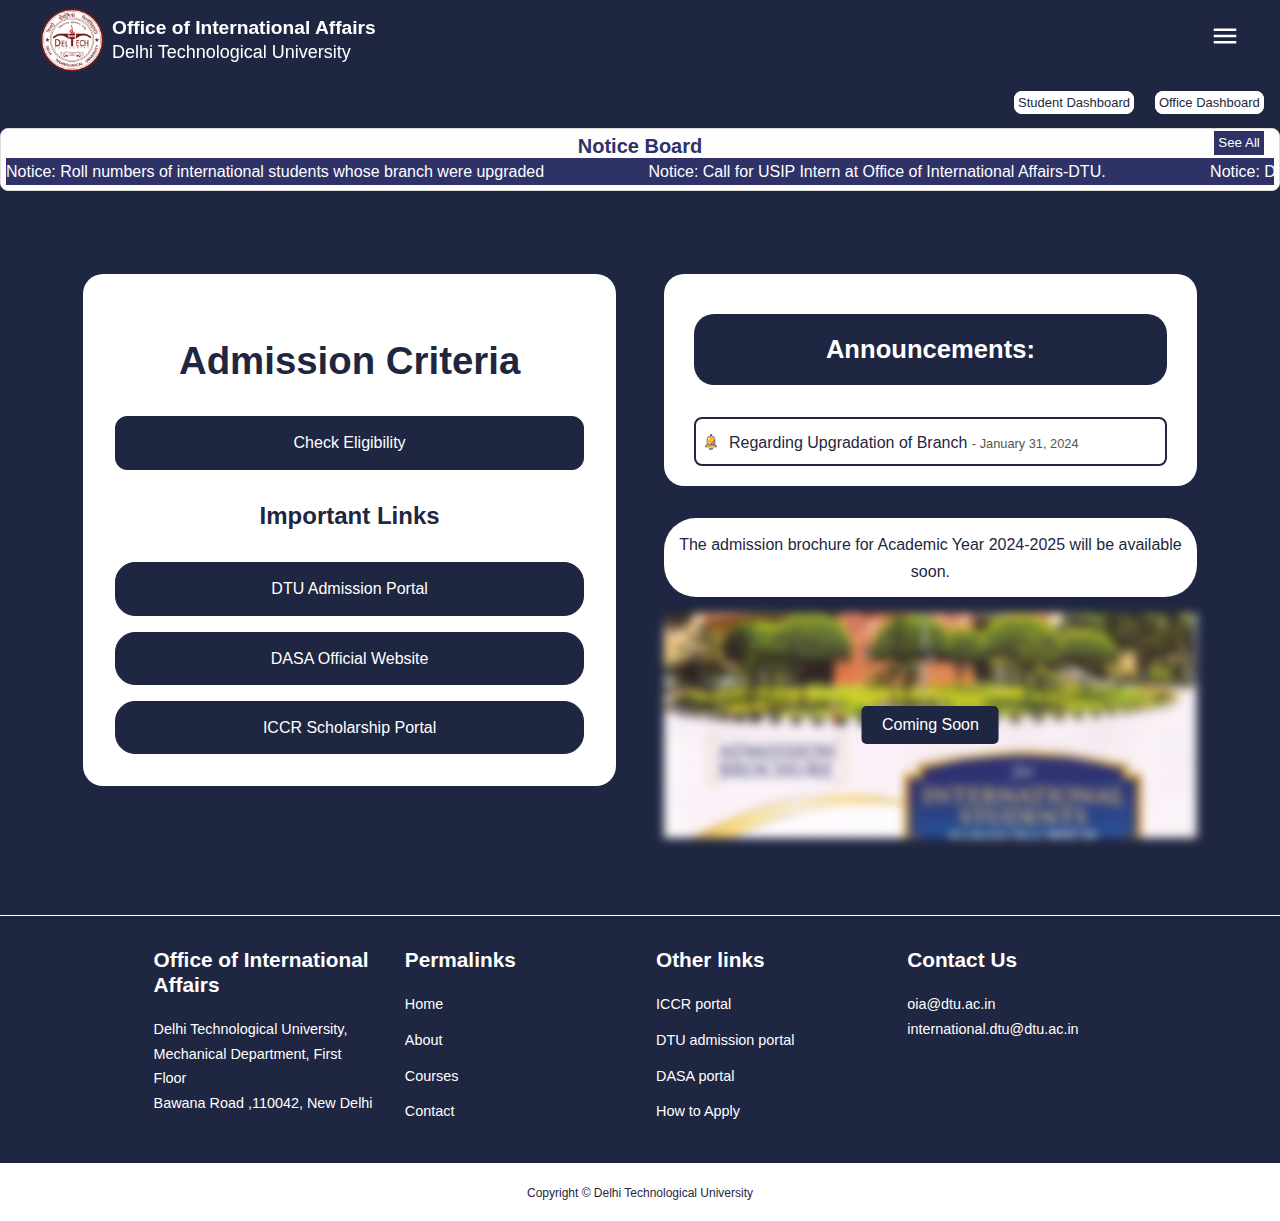
<file: Admission.html>
<!DOCTYPE html>
<html lang="en">
<head>
  <meta charset="UTF-8">
  <meta name="viewport" content="width=device-width, initial-scale=1.0">
  <title>admission</title>
  <link rel="stylesheet" href="Home.css">
  <link rel="stylesheet" href="main.css">
  <link rel="stylesheet" href="Admission.css">
  <script src="main.js"></script>
  <link rel="shortcut icon" href="dtulogo.png" type="image/x-icon">
  <style>
  </style>
</head>

<body>
  <div class="homecontainer">
    <div class="dashboard2">
      <a href="building.html" class="dashboardbtn" target="_blank">Student Dashboard</a>
      <a href="building.html" class="dashboardbtn" target="_blank">Office Dashboard</a>
  </div>
    <nav style="transition: background-color 0.3s ease-in-out;">
      <div class="container3 navcontainer">
        <a href="index.html" class="logocontainer"> 
          <img src="dtulogo.png" alt="dtulogo" class="logo">
          <div class="text">
            <h4>Office of International Affairs</h4>
            <p>Delhi Technological University</p>
          </div>
        </a>
        <ul class="nav_menu" style="right: -100%;">
            <li><a href="index.html">Home</a></li>
            <li><a href="About.html">About</a></li>
            <li><a href="Courses.html">Courses</a></li>
            <li><a href="DTUISS.html">DTU ISS</a></li>
            <li><a href="Admission.html">Admission</a></li>
            <li><a href="Contact.html">Contact</a></li>
        </ul>
        <div class="menu-icon" onclick="toggleMenu()">
          <svg width="30" height="30" viewBox="0 0 24 24">
            <path fill="white" d="M3 18h18v-2H3v2zM3 13h18v-2H3v2zM3 6v2h18V6H3z"></path>
          </svg>
        </div>
      </div>
    </nav>

    <!-- noticeboard -->
    <div class="notice-board">
      <h2>Notice Board</h2>
      <ul>
        <li>
          <a href="http://dtu.ac.in/Web/notice/2024/feb/file0204.pdf" target="_blank" rel="noopener noreferrer">Notice: Roll numbers of international students whose branch were upgraded</a>
        </li>
        <li>
          <a href="#notice3">Notice: Call for USIP Intern at Office of International Affairs-DTU.</a>
        </li>
        <li>
          <a href="#notice3">Notice: Distribution of Identity card for 2K22 batch.</a>
        </li>
      </ul>
      <button onclick="openModal()" class="see-all-button">
        See All
      </button>

      <div id="modal" class="modal">
        <div class="overlay" onclick="closeModal()"></div>
        <div class="modal-content">
          <h2 class="h2overlay">All Notices</h2>
          <table id="noticeTable"></table>
          <div class="pagination">
            <button onclick="prevPage()" class="prev-page-button" disabled>Previous</button>
            <span id="currentPage"></span>
            <button onclick="nextPage()" class="next-page-button" disabled>Next</button>
          </div>
          <button onclick="closeModal()" class="closecheck">Close</button>
        </div>
      </div>
    </div>

    
    <div class="container5">
        <div class="admissiongrid">
          <div class="admissionleft">
            <h1>Admission Criteria</h1>
            <div class="admissiondiv">
              <ul>
                <!-- <li>
                  1. Mode-1 (DASA)
                  <a href="#" id="checkDASAEligibility" class="linkanchor">Check Eligibility</a>
                </li>
                <li>
                  2. Mode-2 (ICCR)
                  <a href="#" id="checkICCREligibility" class="linkanchor">Check Eligibility</a>
                </li> -->
                <li>
                  <!-- 3. Mode-3 (Direct Admission via DTU Portal) -->
                  <a href="#" id="checkDTUPortalEligibility" class="linkanchor">Check Eligibility</a>
                </li>
              </ul>
            </div>
            <div class="important-links-section">
              <h3>Important Links</h3>
              <ul>
                <li>
                  <a href="https://saarthi.dtu.ac.in/" target="_blank" rel="noopener noreferrer" class="linkanchor">
                    DTU Admission Portal
                  </a>
                </li>
                <li>
                  <a href="https://www.dasanit.org/dasa2023/" target="_blank" rel="noopener noreferrer" class="linkanchor">
                    DASA Official Website
                  </a>
                </li>
                <li>
                  <a href="https://a2ascholarships.iccr.gov.in/" target="_blank" rel="noopener noreferrer" class="linkanchor">
                    ICCR Scholarship Portal
                  </a>
                </li>
              </ul>
            </div>
          </div>
          <div class="admissionright">
            <div class="noticeheader">
              <h3>Announcements:</h3>
              <div class="notice-release">
                <div class="notice-icon"> <img src="notice.svg" alt=""></div>
                <p>
                  <a href="http://dtu.ac.in/Web/notice/2024/jan/file0140.pdf" target='blank'>Regarding Upgradation of Branch</a>
                  <span class="notice-date"> - January 31, 2024</span>
                </p>
              </div>
              </div>
              <div class="brochurecontainer">
                <p class="brochureupdate">The admission brochure for Academic Year 2024-2025 will be available soon.</p>
              </div>
              <div class="coming-soon-container">
                <img src="international_brochure.jpeg" alt="Coming Soon" class="coming-soon-image">
                <button class="coming-soon-button">Coming Soon</button>
              </div>
          </div>
        </div>
        <div id="eligibilityPopup" class="hidden">
            <div class="eligibility-popup">
              <div class="brochurecontainer">
                <p class="brochureupdate">The admission brochure for Academic Year 2024-2025 will be available soon.</p>
              </div>
              <div class="coming-soon-container2">
                <img src="international_brochure.jpeg" alt="Coming Soon" class="coming-soon-image2">
                <button class="coming-soon-button2">Coming Soon</button>
              </div>
              <button id="closeEligibilityPopup">Close</button>
            </div>
          </div>
          
      </div>



    <footer class="footer">
        <div class="container footer__container">
            <div class="footer1">
                <a href="index.html"><h4>Office of International Affairs</h4></a>
                <p>Delhi Technological University,<br/>
                Mechanical Department, First Floor<br/>Bawana Road ,110042, New Delhi </p>
            </div>
            <div class="footer2">
                <h4>Permalinks</h4>
                <ul class="permalinks">
                  <li><a href="index.html">Home</a></li>
                  <li><a href="About.html">About</a></li>
                  <li><a href="Courses.html">Courses</a></li>
                  <li><a href="Contact.html">Contact</a></li>
              </ul>
            </div>
            <div class="footer3">
              <h4>Other links</h4>
              <ul class="privacy">
                  <li><a href="https://a2ascholarships.iccr.gov.in/">ICCR portal</a></li>
                  <li><a href="https://saarthi.dtu.ac.in/">DTU admission portal</a></li>
                  <li><a href="https://www.dasanit.org/dasa2023/">DASA portal</a></li>
                  <li><a href="Admission.html">How to Apply</a></li>
              </ul>
          </div>
            <div class="footer4">
                <h4>Contact Us</h4>
                <div>
                <p>oia@dtu.ac.in</p>
                    <p>international.dtu@dtu.ac.in</p>
                </div>
            
            <div class="footer5">
                <ul class="social">
                    <li><a href="https://www.facebook.com/profile.php?id=100065103819173&sk=about_contact_and_basic_info"  target='_blank'><i class="fab fa-facebook"></i></a></li>
                    <li><a href="https://twitter.com/dtu_delhi" target='_blank'><i class="fab fa-twitter"></i></a></li>
                    <li><a href="https://www.instagram.com/dtu.delhi/" target='_blank'><i class="fab fa-instagram"></i></a></li>
                    <li><a href="https://www.linkedin.com/in/delhi-technological-university-delhi-397129209/" target='_blank'><i class="fab fa-linkedin"></i></a></li>
                  </ul>
            </div>
        </div>
        </div>
            <div class="footer__copyright">
                <small>Copyright &copy; Delhi Technological University</small>
            </div>
    </footer>
    <button onclick="goToTop()" id="goToTopBtn" title="Go to top">&#8679;</button>



</div>


  </div>
  <script src="https://unpkg.com/swiper/swiper-bundle.min.js"></script>
  <script>
    document.querySelector('.see-all-button').addEventListener('click', openModal);

    const notices = [
    {
    text: 'Notice: Roll numbers of international students whose branch were upgraded',
    link: 'http://dtu.ac.in/Web/notice/2024/feb/file0204.pdf'
  },
  {
    text: 'Notice: Call for USIP Intern at Office of International Affairs-DTU.',
    link: '#'
  },
  {
    text: 'Notice: Distribution of Identity card for 2K22 batch.',
    link: '#'
  },
  {
    text: 'Notice: Distribution of Identity card for 2K22 batch.',
    link: '#'
  },
  
];

document.querySelector('.menu-icon').addEventListener('click', function() {
  var menu = document.querySelector('.nav_menu');
  var menuStyles = getComputedStyle(menu);
  var right = menuStyles.getPropertyValue('right');
  if (right === '0px') {
    menu.style.right = '-100%';
  } else {
    menu.style.right = '0px';
  }
});

const noticesPerPage = 3; 
let currentPage = 1;

function displayNotices() {
  const noticeTable = document.getElementById("noticeTable");
  noticeTable.innerHTML = ""; 

  const startIndex = (currentPage - 1) * noticesPerPage;
  const endIndex = Math.min(startIndex + noticesPerPage, notices.length);

  for (let i = startIndex; i < endIndex; i++) {
    const notice = notices[i];
    const row = `<tr><td>${notice.text}</td><td><a href="${notice.link}" target="_blank" rel="noopener noreferrer">view</a></td></tr>`;
    noticeTable.insertAdjacentHTML("beforeend", row);
  }

}

function nextPage() {
  if (currentPage < Math.ceil(notices.length / noticesPerPage)) {
    currentPage++;
    displayNotices();
    updatePaginationButtons();
  }
}

function prevPage() {
  if (currentPage > 1) {
    currentPage--;
    displayNotices();
    updatePaginationButtons();
  }
}

function updatePaginationButtons() {
  const nextButton = document.querySelector(".next-page-button");
  const prevButton = document.querySelector(".prev-page-button");
  
  nextButton.disabled = currentPage >= Math.ceil(notices.length / noticesPerPage);
  prevButton.disabled = currentPage <= 1;
}

function openModal() {
  currentPage = 1;
  displayNotices();
  updatePaginationButtons();
  document.getElementById("modal").style.display = "block";
}

function closeModal() {
  document.getElementById("modal").style.display = "none";
}
document.addEventListener('DOMContentLoaded', function() {
  // const checkDASAEligibility = document.getElementById('checkDASAEligibility');
  // const checkICCREligibility = document.getElementById('checkICCREligibility');
  const checkDTUPortalEligibility = document.getElementById('checkDTUPortalEligibility');
  const eligibilityPopup = document.getElementById('eligibilityPopup');

  function openEligibilityPopup() {
    eligibilityPopup.classList.remove('hidden');
  }

  function closeEligibilityPopup() {
    eligibilityPopup.classList.add('hidden');
  }

  // checkDASAEligibility.addEventListener('click', openEligibilityPopup);
  // checkICCREligibility.addEventListener('click', openEligibilityPopup);
  checkDTUPortalEligibility.addEventListener('click', openEligibilityPopup);
  document.getElementById('closeEligibilityPopup').addEventListener('click', closeEligibilityPopup);
});
window.addEventListener('scroll', function() {
    var nav = document.querySelector('nav');
    if (window.scrollY > 0) {
      nav.style.backgroundColor = 'var(--color-bg1)'; 
    } else {
      nav.style.backgroundColor = 'transparent'; 
    }
  });



  </script>
  
</body>
</html>
</file>
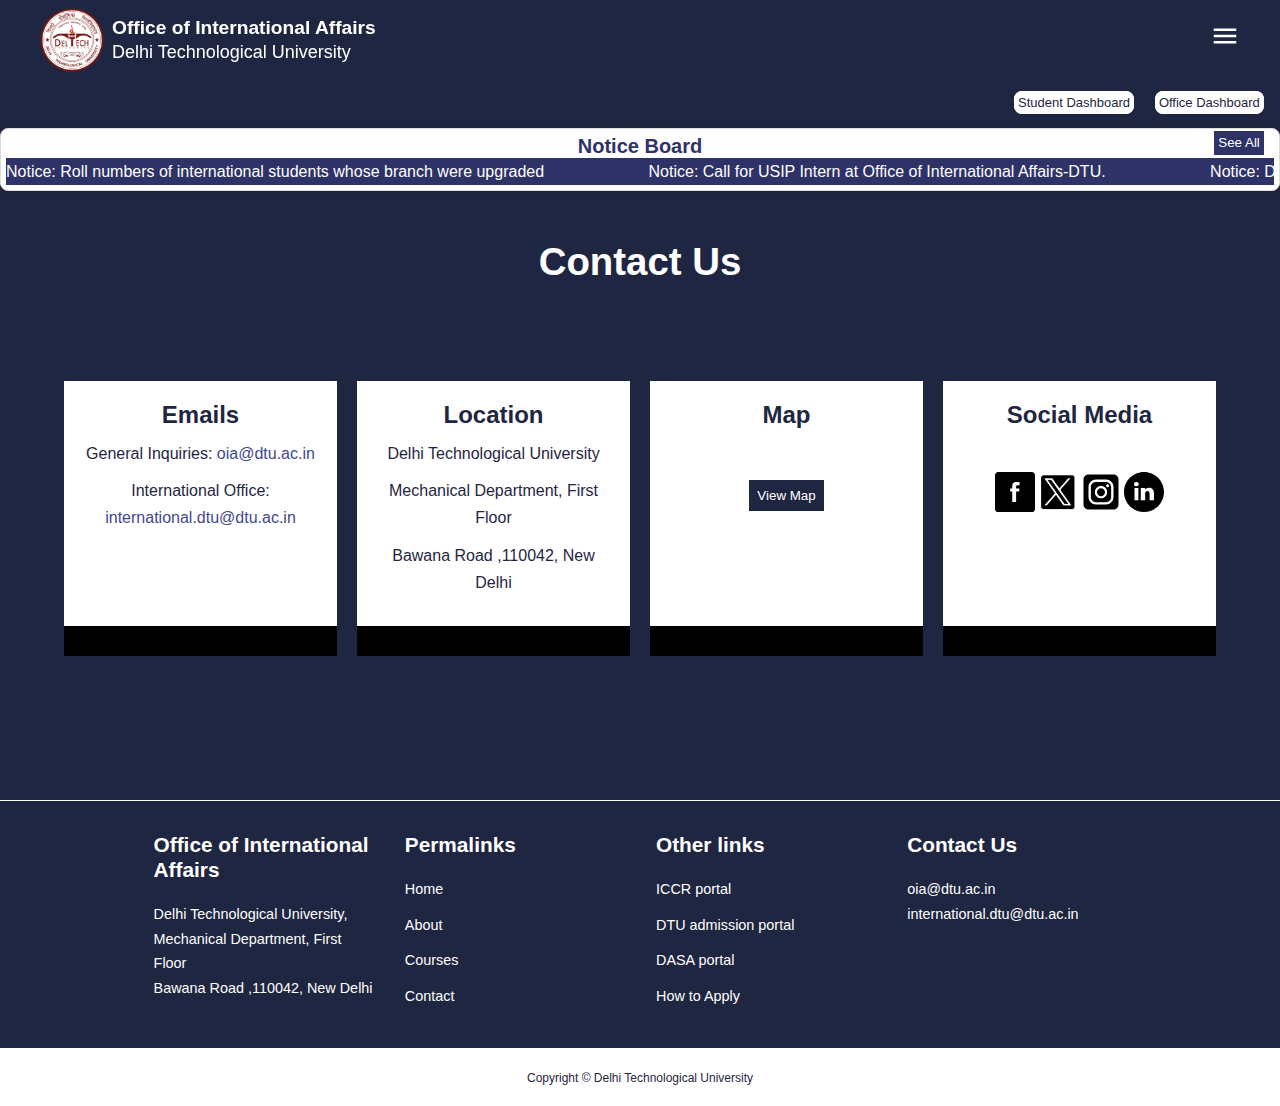
<file: Contact.html>
<!DOCTYPE html>
<html lang="en">
<head>
  <meta charset="UTF-8">
  <meta name="viewport" content="width=device-width, initial-scale=1.0">
  <title>contact</title>
  <link rel="stylesheet" href="Home.css">
  <link rel="stylesheet" href="main.css">
  <link rel="stylesheet" href="Contact.css">
  <script src="main.js"></script>
  <link rel="shortcut icon" href="dtulogo.png" type="image/x-icon">
  <style>
  </style>
</head>

<body>
  <div class="homecontainer">
    <div class="dashboard2">
      <a href="building.html" class="dashboardbtn" target="_blank">Student Dashboard</a>
      <a href="building.html" class="dashboardbtn" target="_blank">Office Dashboard</a>
  </div>
    <nav style="transition: background-color 0.3s ease-in-out;">
      <div class="container3 navcontainer">
        <a href="index.html" class="logocontainer"> 
          <img src="dtulogo.png" alt="dtulogo" class="logo">
          <div class="text">
            <h4>Office of International Affairs</h4>
            <p>Delhi Technological University</p>
          </div>
        </a>
        <ul class="nav_menu" style="right: -100%;">
            <li><a href="index.html">Home</a></li>
            <li><a href="About.html">About</a></li>
            <li><a href="Courses.html">Courses</a></li>
            <li><a href="DTUISS.html">DTU ISS</a></li>
            <li><a href="Admission.html">Admission</a></li>
            <li><a href="Contact.html">Contact</a></li>
        </ul>
        <div class="menu-icon" onclick="toggleMenu()">
          <svg width="30" height="30" viewBox="0 0 24 24">
            <path fill="white" d="M3 18h18v-2H3v2zM3 13h18v-2H3v2zM3 6v2h18V6H3z"></path>
          </svg>
        </div>
      </div>
    </nav>

    <!-- noticeboard -->
    <div class="notice-board">
      <h2>Notice Board</h2>
      <ul>
        <li>
          <a href="http://dtu.ac.in/Web/notice/2024/feb/file0204.pdf" target="_blank" rel="noopener noreferrer">Notice: Roll numbers of international students whose branch were upgraded</a>
        </li>
        <li>
          <a href="#notice3">Notice: Call for USIP Intern at Office of International Affairs-DTU.</a>
        </li>
        <li>
          <a href="#notice3">Notice: Distribution of Identity card for 2K22 batch.</a>
        </li>
      </ul>
      <button onclick="openModal()" class="see-all-button">
        See All
      </button>

      <div id="modal" class="modal">
        <div class="overlay" onclick="closeModal()"></div>
        <div class="modal-content">
          <h2 class="h2overlay">All Notices</h2>
          <table id="noticeTable"></table>
          <div class="pagination">
            <button onclick="prevPage()" class="prev-page-button" disabled>Previous</button>
            <span id="currentPage"></span>
            <button onclick="nextPage()" class="next-page-button" disabled>Next</button>
          </div>
          <button onclick="closeModal()" class="closecheck">Close</button>
        </div>
      </div>
    </div>

    <div class="container15">
        <h1>Contact Us</h1>
    </header>
    <d>
        <section class="contact-info">
            <div class="info">
                <h2>Emails</h2>
                <p>General Inquiries: <a href="mailto:oia@dtu.ac.in">oia@dtu.ac.in</a></p>
                <p>International Office: <a href="mailto:international.dtu@dtu.ac.in

                    ">international.dtu@dtu.ac.in

                </a></p>
            </div>
            <div class="info">
                <h2>Location</h2>
                <p>Delhi Technological University</p>
                <p>Mechanical Department, First Floor
                    </p>
                <p>Bawana Road ,110042, New Delhi</p>
            </div>
            <div class="info">
                <h2>Map</h2>
                <button onclick="openMap()" class="mapka">View Map</button>
                <div class="map-popup" id="mapPopup">
                    <iframe src="https://www.google.com/maps/embed?pb=!1m18!1m12!1m3!1d111936.93231595191!2d76.97984933853151!3d28.748547073511652!2m3!1f0!2f0!3f0!3m2!1i1024!2i768!4f13.1!3m3!1m2!1s0x390d0187a8b50817%3A0x3fb991887e014819!2sOffice%20of%20external%20affairs%2C%20DTU!5e0!3m2!1sen!2sin!4v1706899215132!5m2!1sen!2sin" allowfullscreen="" loading="lazy"></iframe>
                    <button onclick="closeMap()">Close Map</button>
                </div>
            </div>
            <div class="info">
                <h2>Social Media</h2>
                <ul class="social-media">
                    <li><a href="https://www.facebook.com/profile.php?id=100065103819173&sk=about_contact_and_basic_info"  target="_blank"><img src="facebook.svg" alt="Facebook"></a></li>
                    <li><a href="https://twitter.com/dtu_delhi" target="_blank"><img src="twitter.webp" alt="Twitter" ></a></li>
                    <li><a href="https://www.instagram.com/dtu.delhi/" target="_blank"><img src="instagram.svg" alt="Instagram" ></a></li>
                    <li><a href="https://www.linkedin.com/in/delhi-technological-university-delhi-397129209/" target="_blank"><img src="linkedin.svg" alt="LinkedIn"></a></li>
                </ul>
            </div>
        </section>
    </div>


    <footer class="footer">
        <div class="container footer__container">
            <div class="footer1">
                <a href="index.html"><h4>Office of International Affairs</h4></a>
                <p>Delhi Technological University,<br/>
                Mechanical Department, First Floor<br/>Bawana Road ,110042, New Delhi </p>
            </div>
            <div class="footer2">
                <h4>Permalinks</h4>
                <ul class="permalinks">
                  <li><a href="index.html">Home</a></li>
                  <li><a href="About.html">About</a></li>
                  <li><a href="Courses.html">Courses</a></li>
                  <li><a href="Contact.html">Contact</a></li>
              </ul>
            </div>
            <div class="footer3">
              <h4>Other links</h4>
              <ul class="privacy">
                  <li><a href="https://a2ascholarships.iccr.gov.in/">ICCR portal</a></li>
                  <li><a href="https://saarthi.dtu.ac.in/">DTU admission portal</a></li>
                  <li><a href="https://www.dasanit.org/dasa2023/">DASA portal</a></li>
                  <li><a href="Admission.html">How to Apply</a></li>
              </ul>
          </div>
            <div class="footer4">
                <h4>Contact Us</h4>
                <div>
                <p>oia@dtu.ac.in</p>
                    <p>international.dtu@dtu.ac.in</p>
                </div>
            
            <div class="footer5">
                <ul class="social">
                    <li><a href="https://www.facebook.com/profile.php?id=100065103819173&sk=about_contact_and_basic_info"  target='_blank'><i class="fab fa-facebook"></i></a></li>
                    <li><a href="https://twitter.com/dtu_delhi" target='_blank'><i class="fab fa-twitter"></i></a></li>
                    <li><a href="https://www.instagram.com/dtu.delhi/" target='_blank'><i class="fab fa-instagram"></i></a></li>
                    <li><a href="https://www.linkedin.com/in/delhi-technological-university-delhi-397129209/" target='_blank'><i class="fab fa-linkedin"></i></a></li>
                  </ul>
            </div>
        </div>
        </div>
            <div class="footer__copyright">
                <small>Copyright &copy; Delhi Technological University</small>
               
            </div>
    </footer>

    <button onclick="goToTop()" id="goToTopBtn" title="Go to top">&#8679;</button>


</div>


  </div>
  <script src="https://unpkg.com/swiper/swiper-bundle.min.js"></script>
  <script>
    document.querySelector('.see-all-button').addEventListener('click', openModal);

    const notices = [
    {
    text: 'Notice: Roll numbers of international students whose branch were upgraded',
    link: 'http://dtu.ac.in/Web/notice/2024/feb/file0204.pdf'
  },
  {
    text: 'Notice: Call for USIP Intern at Office of International Affairs-DTU.',
    link: '#'
  },
  {
    text: 'Notice: Distribution of Identity card for 2K22 batch.',
    link: '#'
  },
  {
    text: 'Notice: Distribution of Identity card for 2K22 batch.',
    link: '#'
  },
  
];

document.querySelector('.menu-icon').addEventListener('click', function() {
  var menu = document.querySelector('.nav_menu');
  var menuStyles = getComputedStyle(menu);
  var right = menuStyles.getPropertyValue('right');
  if (right === '0px') {
    menu.style.right = '-100%';
  } else {
    menu.style.right = '0px';
  }
});

const noticesPerPage = 3; 
let currentPage = 1;

function displayNotices() {
  const noticeTable = document.getElementById("noticeTable");
  noticeTable.innerHTML = ""; 

  const startIndex = (currentPage - 1) * noticesPerPage;
  const endIndex = Math.min(startIndex + noticesPerPage, notices.length);

  for (let i = startIndex; i < endIndex; i++) {
    const notice = notices[i];
    const row = `<tr><td>${notice.text}</td><td><a href="${notice.link}" target="_blank" rel="noopener noreferrer">view</a></td></tr>`;
    noticeTable.insertAdjacentHTML("beforeend", row);
  }

}

function nextPage() {
  if (currentPage < Math.ceil(notices.length / noticesPerPage)) {
    currentPage++;
    displayNotices();
    updatePaginationButtons();
  }
}

function prevPage() {
  if (currentPage > 1) {
    currentPage--;
    displayNotices();
    updatePaginationButtons();
  }
}

function updatePaginationButtons() {
  const nextButton = document.querySelector(".next-page-button");
  const prevButton = document.querySelector(".prev-page-button");
  
  nextButton.disabled = currentPage >= Math.ceil(notices.length / noticesPerPage);
  prevButton.disabled = currentPage <= 1;
}

function openModal() {
  currentPage = 1;
  displayNotices();
  updatePaginationButtons();
  document.getElementById("modal").style.display = "block";
}

function closeModal() {
  document.getElementById("modal").style.display = "none";
}
function openMap() {
            document.getElementById("mapPopup").style.display = "block";
        }

        function closeMap() {
            document.getElementById("mapPopup").style.display = "none";
        }

        window.addEventListener('scroll', function() {
    var nav = document.querySelector('nav');
    if (window.scrollY > 0) {
      nav.style.backgroundColor = 'var(--color-bg1)'; 
    } else {
      nav.style.backgroundColor = 'transparent'; 
    }
  });
  </script>
  
</body>
</html>
</file>
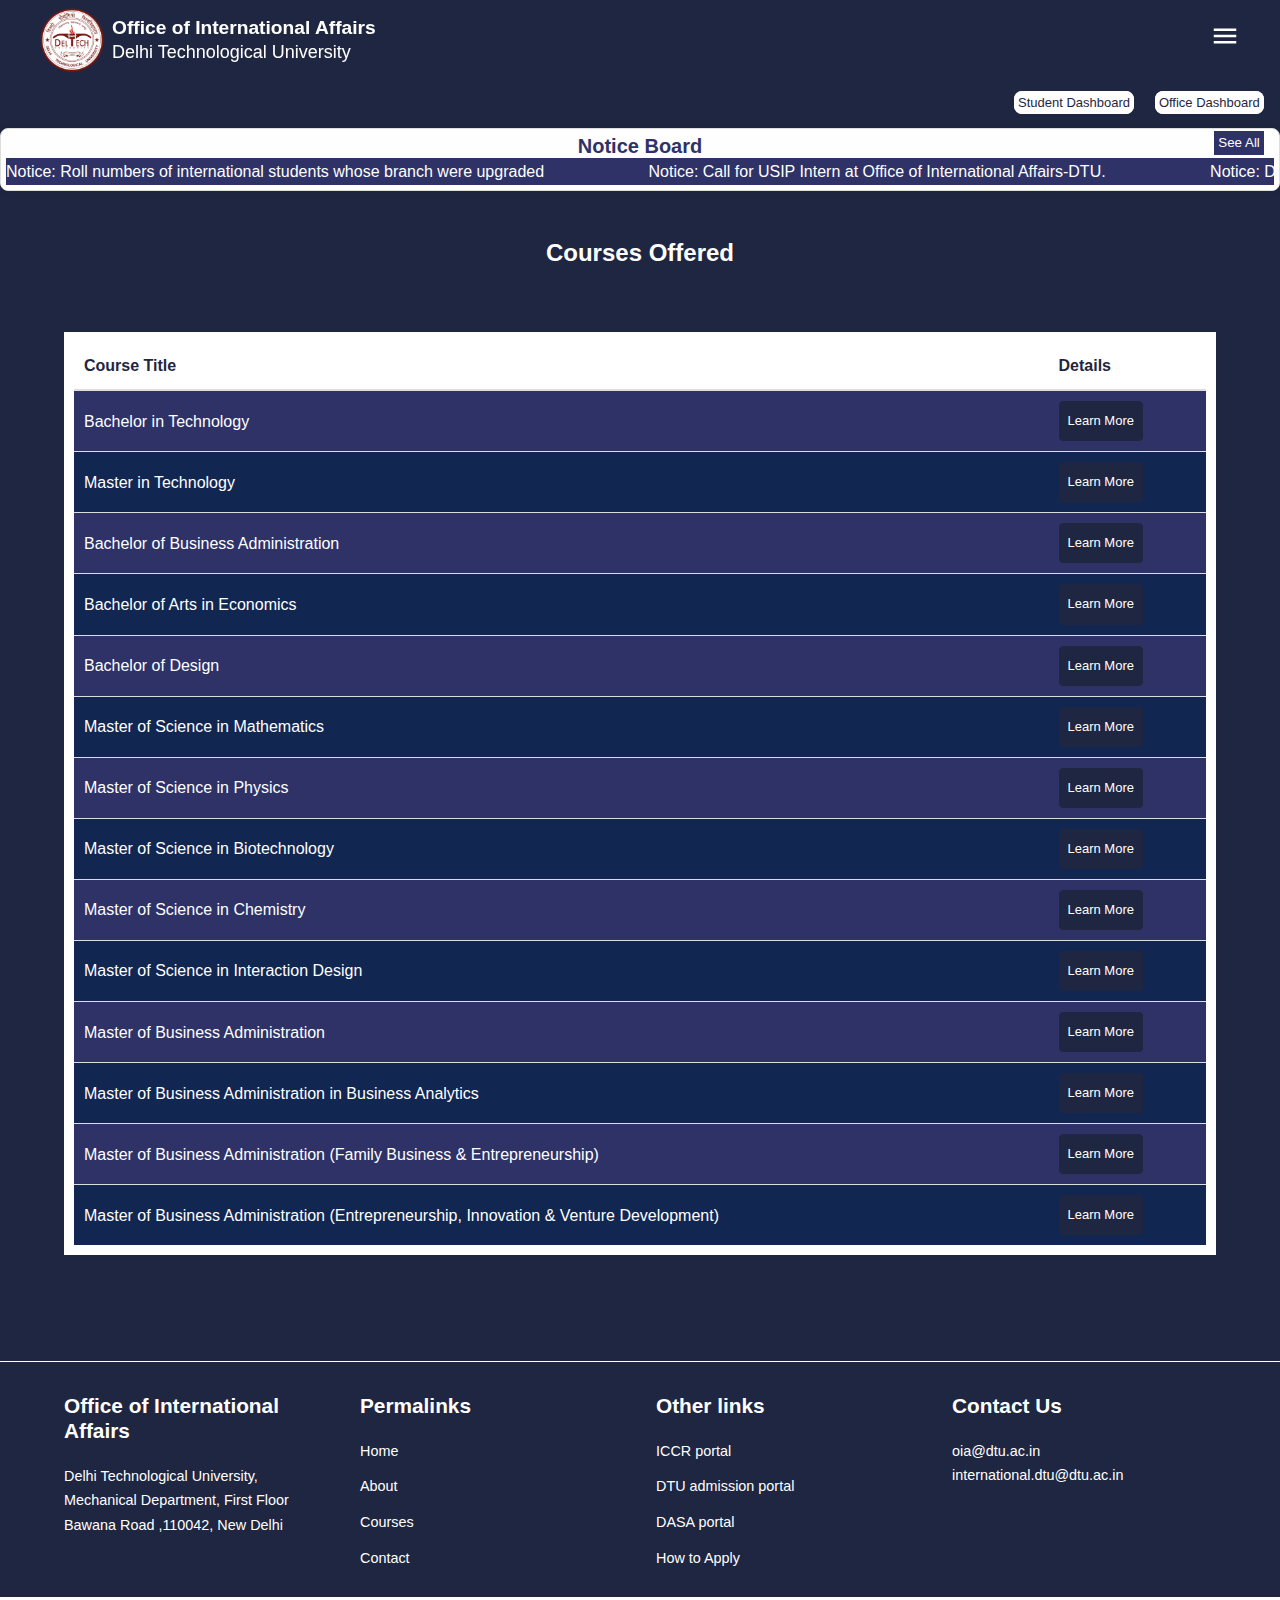
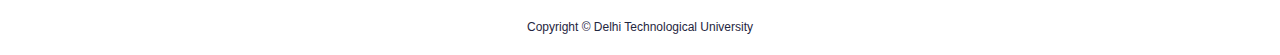
<file: Courses.html>
<!DOCTYPE html>
<html lang="en">
<head>
  <meta charset="UTF-8">
  <meta name="viewport" content="width=device-width, initial-scale=1.0">
  <title>courses</title>
  <link rel="stylesheet" href="main.css">
  <link rel="stylesheet" href="Courses.css">
  <script src="main.js"></script>
  <link rel="shortcut icon" href="dtulogo.png" type="image/x-icon">
  <style>
  </style>
</head>

<body>
  <div class="homecontainer">
    <div class="dashboard2">
      <a href="building.html" class="dashboardbtn" target="_blank">Student Dashboard</a>
      <a href="building.html" class="dashboardbtn" target="_blank">Office Dashboard</a>
  </div>
    <nav style="transition: background-color 0.3s ease-in-out;">
      <div class="container3 navcontainer">
        <a href="index.html" class="logocontainer"> 
          <img src="dtulogo.png" alt="dtulogo" class="logo">
          <div class="text">
            <h4>Office of International Affairs</h4>
            <p>Delhi Technological University</p>
          </div>
        </a>
        <ul class="nav_menu" style="right: -100%;">
            <li><a href="index.html">Home</a></li>
            <li><a href="About.html">About</a></li>
            <li><a href="Courses.html">Courses</a></li>
            <li><a href="DTUISS.html">DTU ISS</a></li>
            <li><a href="Admission.html">Admission</a></li>
            <li><a href="Contact.html">Contact</a></li>
        </ul>
        <div class="menu-icon" onclick="toggleMenu()">
          <svg width="30" height="30" viewBox="0 0 24 24">
            <path fill="white" d="M3 18h18v-2H3v2zM3 13h18v-2H3v2zM3 6v2h18V6H3z"></path>
          </svg>
        </div>
      </div>
    </nav>

    <!-- noticeboard -->
    <div class="notice-board">
      <h2>Notice Board</h2>
      <ul>
        <li>
          <a href="http://dtu.ac.in/Web/notice/2024/feb/file0204.pdf" target="_blank" rel="noopener noreferrer">Notice: Roll numbers of international students whose branch were upgraded</a>
        </li>
        <li>
          <a href="#notice3">Notice: Call for USIP Intern at Office of International Affairs-DTU.</a>
        </li>
        <li>
          <a href="#notice3">Notice: Distribution of Identity card for 2K22 batch.</a>
        </li>
      </ul>
      <button onclick="openModal()" class="see-all-button">
        See All
      </button>

      <div id="modal" class="modal">
        <div class="overlay" onclick="closeModal()"></div>
        <div class="modal-content">
          <h2 class="h2overlay">All Notices</h2>
          <table id="noticeTable"></table>
          <div class="pagination">
            <button onclick="prevPage()" class="prev-page-button" disabled>Previous</button>
            <span id="currentPage"></span>
            <button onclick="nextPage()" class="next-page-button" disabled>Next</button>
          </div>
          <button onclick="closeModal()" class="closecheck">Close</button>
        </div>
      </div>
    </div>

    <section class="courses">
      <h2>Courses Offered</h2>
      <div class="container20 courses__container">
          <table class="course-table">
              <thead>
                  <tr>
                      <th>Course Title</th>
                      <th>Details</th>
                  </tr>
              </thead>
              <tbody>
                  <tr>
                      <td>Bachelor in Technology</td>
                      <td><a href="http://dtu.ac.in/Web/Academics/bacheloroftechnology.php" class="coursebtn3" target='_blank'>Learn More</a></td>
                  </tr>
                  <tr>
                      <td>Master in Technology</td>
                      <td><a href="http://dtu.ac.in/Web/AcademicsPG/mtech.php" class="coursebtn3" target='_blank'>Learn More</a></td>
                  </tr>
                  <tr>
                      <td>Bachelor of Business Administration</td>
                      <td><a href="http://www.dtu.ac.in/Web/Departments/eastcampus/usme/usme.php" class="coursebtn3" target='_blank'>Learn More</a></td>
                  </tr>
                  <tr>
                      <td>Bachelor of Arts in Economics</td>
                      <td><a href="http://dtu.ac.in/" class="coursebtn3" target='_blank'>Learn More</a></td>
                  </tr>
                  <tr>
                      <td>Bachelor of Design</td>
                      <td><a href="http://www.dtu.ac.in/Web/Departments/design/about/index.php" class="coursebtn3" target='_blank'>Learn More</a></td>
                  </tr>
                  <tr>
                      <td>Master of Science in Mathematics</td>
                      <td><a href="http://www.dtu.ac.in/Web/Departments/AppliedMathematics/about/" class="coursebtn3" target='_blank'>Learn More</a></td>
                  </tr>
                  <tr>
                      <td>Master of Science in Physics</td>
                      <td><a href="http://www.dtu.ac.in/Web/Departments/AppliedPhysics/about/" class="coursebtn3" target='_blank'>Learn More</a></td>
                  </tr>
                  <tr>
                      <td>Master of Science in Biotechnology</td>
                      <td><a href="http://www.dtu.ac.in/Web/Departments/BioTech/about/" class="coursebtn3" target='_blank'>Learn More</a></td>
                  </tr>
                  <tr>
                      <td>Master of Science in Chemistry</td>
                      <td><a href="http://www.dtu.ac.in/Web/Departments/AppliedChemistry/about/" class="coursebtn3" target='_blank'>Learn More</a></td>
                  </tr>
                  <tr>
                      <td>Master of Science in Interaction Design</td>
                      <td><a href="http://dtu.ac.in/" class="coursebtn3" target='_blank'>Learn More</a></td>
                  </tr>
                  <tr>
                      <td>Master of Business Administration</td>
                      <td><a href="http://dtu.ac.in/Web/Academics/bacheloroftechnology.php" class="coursebtn3" target='_blank'>Learn More</a></td>
                  </tr>
                  <tr>
                      <td>Master of Business Administration in Business Analytics</td>
                      <td><a href="http://dtu.ac.in/Web/AcademicsPG/" class="coursebtn3" target='_blank'>Learn More</a></td>
                  </tr>
                  <tr>
                      <td>Master of Business Administration (Family Business & Entrepreneurship)</td>
                      <td><a href="http://dtu.ac.in/Web/AcademicsPG/" class="coursebtn3" target='_blank'>Learn More</a></td>
                  </tr>
                  <tr>
                      <td>Master of Business Administration (Entrepreneurship, Innovation & Venture Development)</td>
                      <td><a href="http://dtu.ac.in/Web/AcademicsPG/" class="coursebtn3" target='_blank'>Learn More</a></td>
                  </tr>
              </tbody>
          </table>
      </div>
  </section>
  
  

  



    <footer class="footer">
        <div class="container footer__container">
            <div class="footer1">
                <a href="index.html"><h4>Office of International Affairs</h4></a>
                <p>Delhi Technological University,<br/>
                Mechanical Department, First Floor<br/>Bawana Road ,110042, New Delhi </p>
            </div>
            <div class="footer2">
                <h4>Permalinks</h4>
                <ul class="permalinks">
                  <li><a href="index.html">Home</a></li>
                  <li><a href="About.html">About</a></li>
                  <li><a href="Courses.html">Courses</a></li>
                  <li><a href="Contact.html">Contact</a></li>
              </ul>
            </div>
            <div class="footer3">
              <h4>Other links</h4>
              <ul class="privacy">
                  <li><a href="https://a2ascholarships.iccr.gov.in/">ICCR portal</a></li>
                  <li><a href="https://saarthi.dtu.ac.in/">DTU admission portal</a></li>
                  <li><a href="https://www.dasanit.org/dasa2023/">DASA portal</a></li>
                  <li><a href="Admission.html">How to Apply</a></li>
              </ul>
          </div>
            <div class="footer4">
                <h4>Contact Us</h4>
                <div>
                <p>oia@dtu.ac.in</p>
                    <p>international.dtu@dtu.ac.in</p>
                </div>
            
            <div class="footer5">
                <ul class="social">
                    <li><a href="https://www.facebook.com/profile.php?id=100065103819173&sk=about_contact_and_basic_info"  target='_blank'><i class="fab fa-facebook"></i></a></li>
                    <li><a href="https://twitter.com/dtu_delhi" target='_blank'><i class="fab fa-twitter"></i></a></li>
                    <li><a href="https://www.instagram.com/dtu.delhi/" target='_blank'><i class="fab fa-instagram"></i></a></li>
                    <li><a href="https://www.linkedin.com/in/delhi-technological-university-delhi-397129209/" target='_blank'><i class="fab fa-linkedin"></i></a></li>
                  </ul>
            </div>
        </div>
        </div>
            <div class="footer__copyright">
                <small>Copyright &copy; Delhi Technological University</small>
            </div>
    </footer>

    <button onclick="goToTop()" id="goToTopBtn" title="Go to top">&#8679;</button>


</div>


  </div>
  <script src="https://unpkg.com/swiper/swiper-bundle.min.js"></script>
  <script>
    document.querySelector('.see-all-button').addEventListener('click', openModal);

    const notices = [
    {
    text: 'Notice: Roll numbers of international students whose branch were upgraded',
    link: 'http://dtu.ac.in/Web/notice/2024/feb/file0204.pdf'
  },
  {
    text: 'Notice: Call for USIP Intern at Office of International Affairs-DTU.',
    link: '#'
  },
  {
    text: 'Notice: Distribution of Identity card for 2K22 batch.',
    link: '#'
  },
  {
    text: 'Notice: Distribution of Identity card for 2K22 batch.',
    link: '#'
  },
  
];

document.querySelector('.menu-icon').addEventListener('click', function() {
  var menu = document.querySelector('.nav_menu');
  var menuStyles = getComputedStyle(menu);
  var right = menuStyles.getPropertyValue('right');
  if (right === '0px') {
    menu.style.right = '-100%';
  } else {
    menu.style.right = '0px';
  }
});

const noticesPerPage = 3; 
let currentPage = 1;

function displayNotices() {
  const noticeTable = document.getElementById("noticeTable");
  noticeTable.innerHTML = ""; 

  const startIndex = (currentPage - 1) * noticesPerPage;
  const endIndex = Math.min(startIndex + noticesPerPage, notices.length);

  for (let i = startIndex; i < endIndex; i++) {
    const notice = notices[i];
    const row = `<tr><td>${notice.text}</td><td><a href="${notice.link}" target="_blank" rel="noopener noreferrer">view</a></td></tr>`;
    noticeTable.insertAdjacentHTML("beforeend", row);
  }

}

function nextPage() {
  if (currentPage < Math.ceil(notices.length / noticesPerPage)) {
    currentPage++;
    displayNotices();
    updatePaginationButtons();
  }
}

function prevPage() {
  if (currentPage > 1) {
    currentPage--;
    displayNotices();
    updatePaginationButtons();
  }
}

function updatePaginationButtons() {
  const nextButton = document.querySelector(".next-page-button");
  const prevButton = document.querySelector(".prev-page-button");
  
  nextButton.disabled = currentPage >= Math.ceil(notices.length / noticesPerPage);
  prevButton.disabled = currentPage <= 1;
}

function openModal() {
  currentPage = 1;
  displayNotices();
  updatePaginationButtons();
  document.getElementById("modal").style.display = "block";
}

function closeModal() {
  document.getElementById("modal").style.display = "none";
}
window.addEventListener('scroll', function() {
    var nav = document.querySelector('nav');
    if (window.scrollY > 0) {
      nav.style.backgroundColor = 'var(--color-bg1)'; 
    } else {
      nav.style.backgroundColor = 'transparent'; 
    }
  });
 

  </script>
  
</body>
</html>
</file>
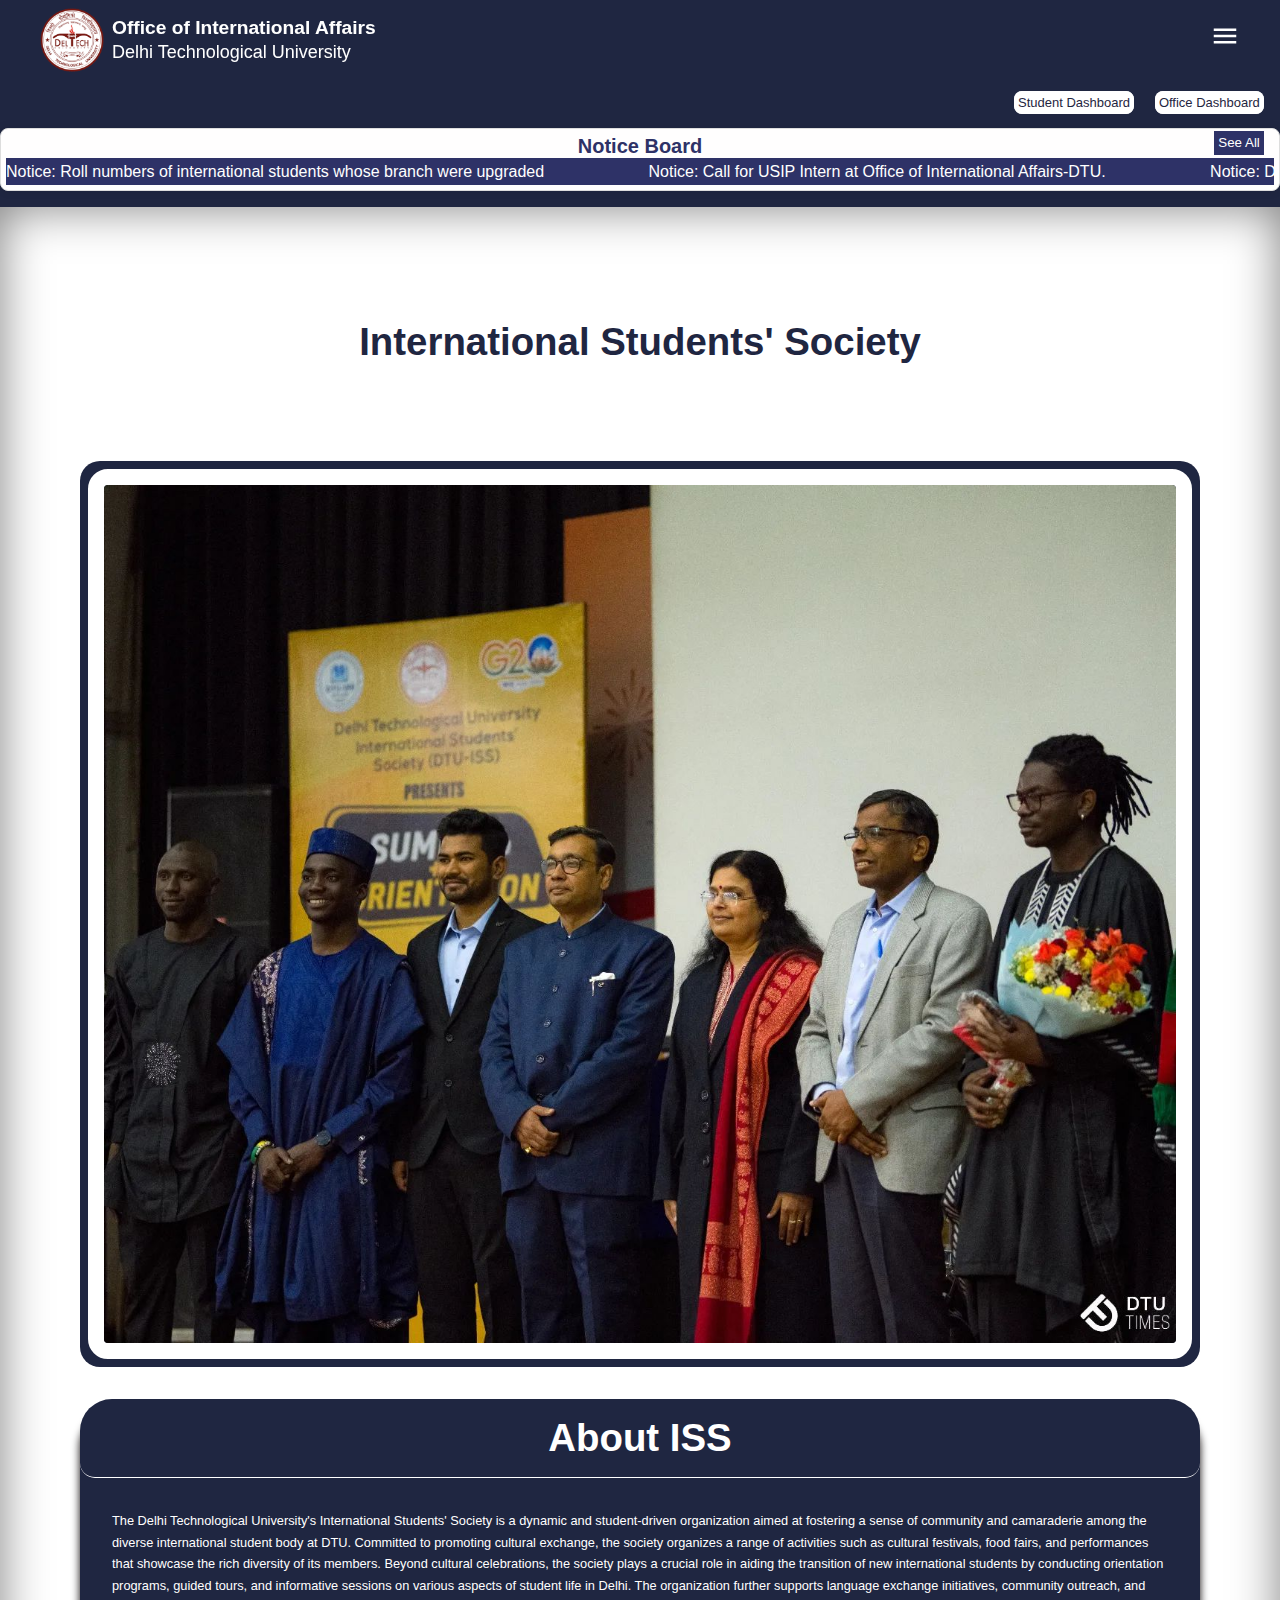
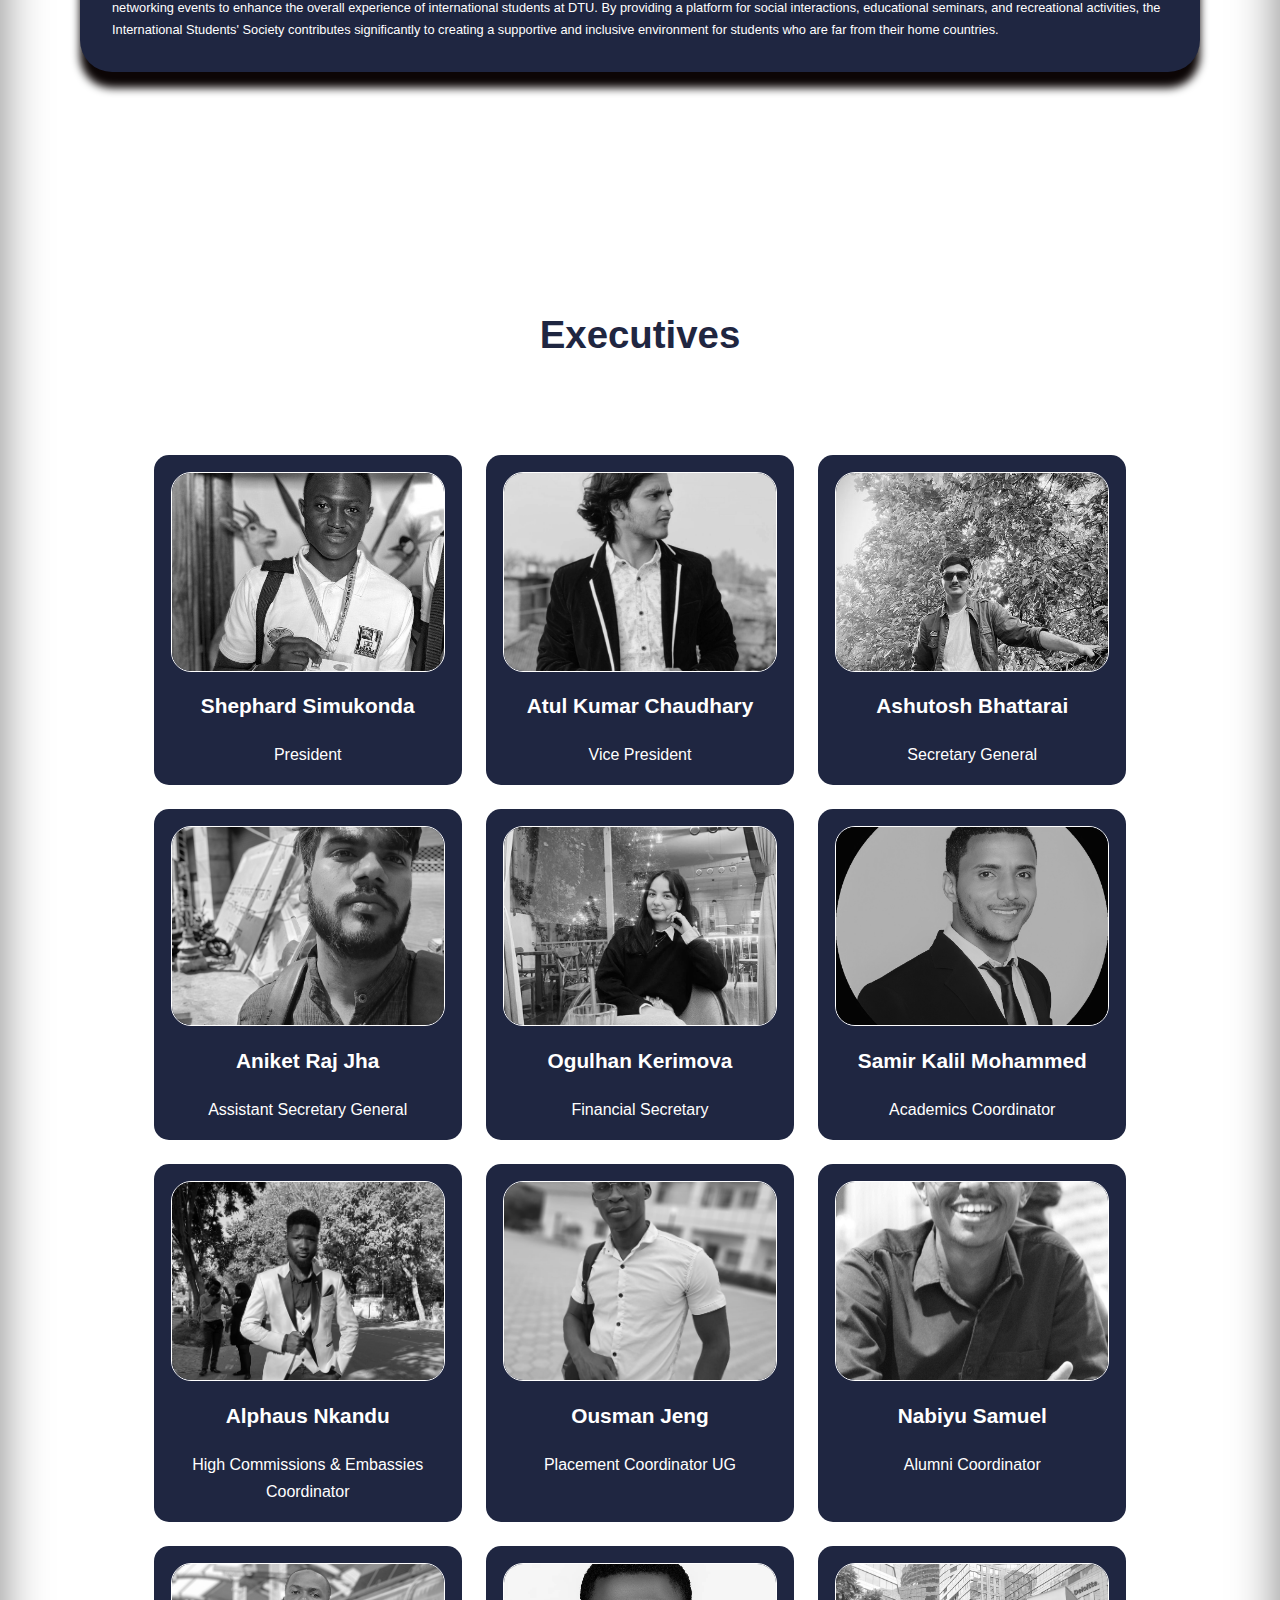
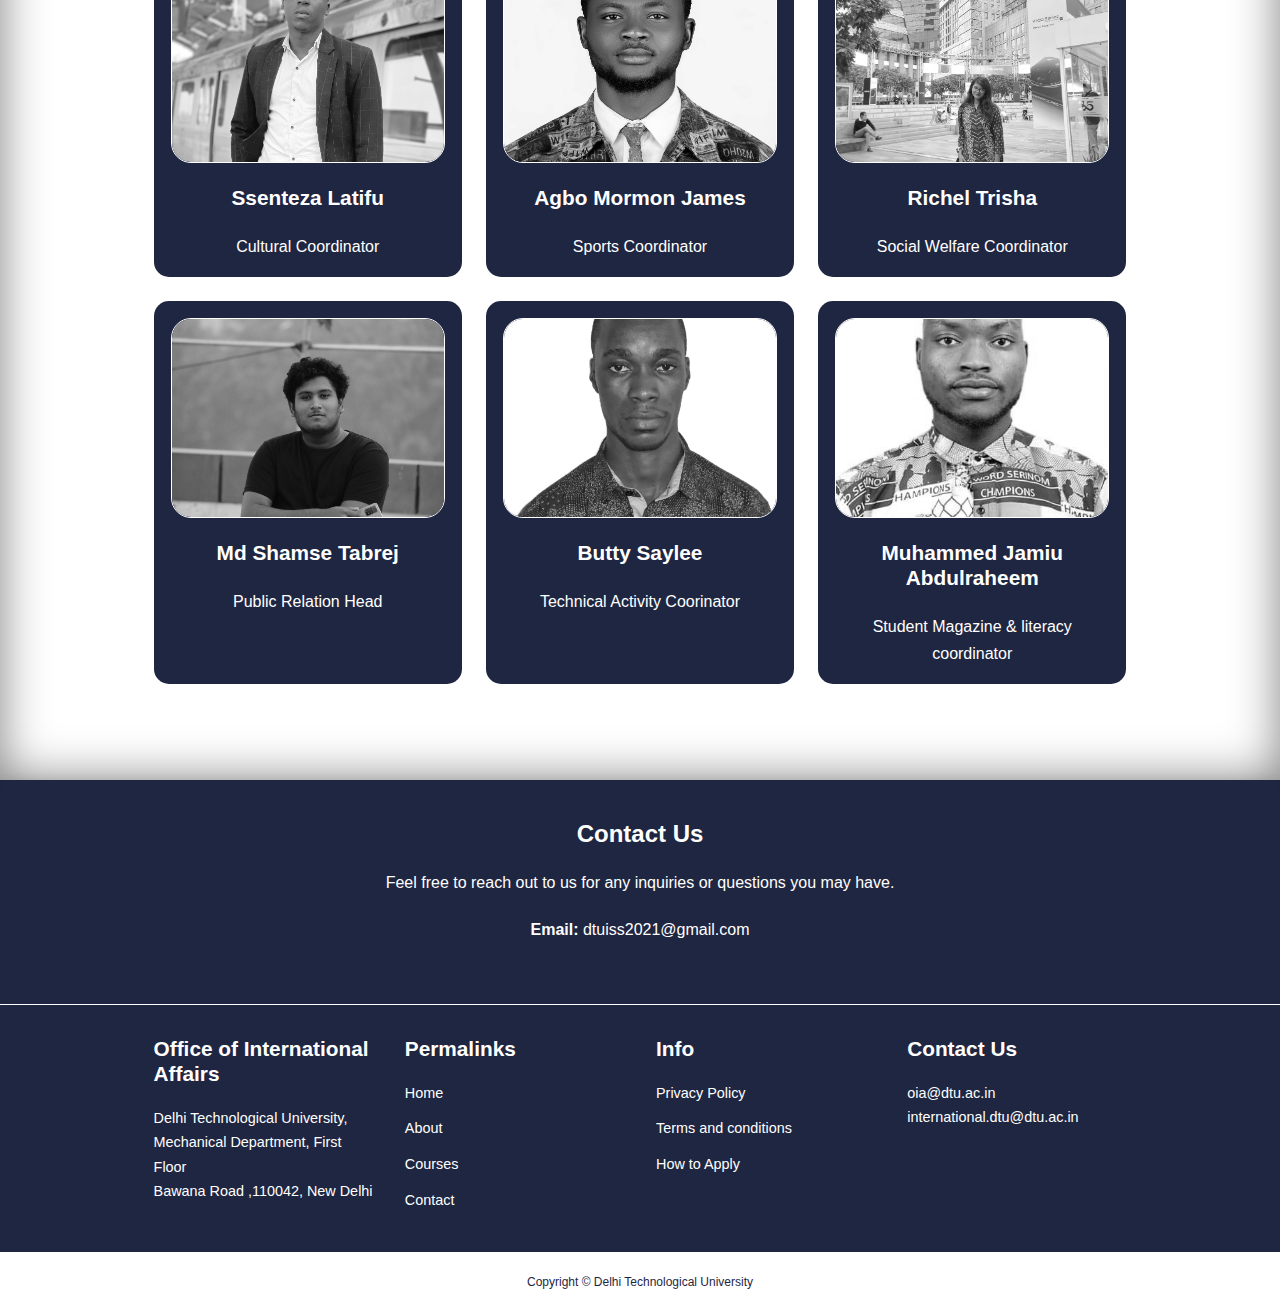
<file: DTUISS.html>
<!DOCTYPE html>
<html lang="en">
<head>
  <meta charset="UTF-8">
  <meta name="viewport" content="width=device-width, initial-scale=1.0">
  <title>dtuiss</title>
  <link rel="stylesheet" href="Home.css">
  <link rel="stylesheet" href="main.css">
  <link rel="stylesheet" href="DTUISS.css">
  <script src="main.js"></script>
  <link rel="shortcut icon" href="dtulogo.png" type="image/x-icon">
  <style>
  </style>
</head>

<body>
  <div class="homecontainer">
    <div class="dashboard2">
        <a href="building.html" class="dashboardbtn" target="_blank">Student Dashboard</a>
        <a href="building.html" class="dashboardbtn" target="_blank">Office Dashboard</a>
    </div>
    <nav style="transition: background-color 0.3s ease-in-out;">
      <div class="container3 navcontainer">
        <a href="index.html" class="logocontainer"> 
          <img src="dtulogo.png" alt="dtulogo" class="logo">
          <div class="text">
            <h4>Office of International Affairs</h4>
            <p>Delhi Technological University</p>
          </div>
        </a>
        <ul class="nav_menu" style="right: -100%;">
            <li><a href="index.html">Home</a></li>
            <li><a href="About.html">About</a></li>
            <li><a href="Courses.html">Courses</a></li>
            <li><a href="DTUISS.html">DTU ISS</a></li>
            <li><a href="Admission.html">Admission</a></li>
            <li><a href="Contact.html">Contact</a></li>
        </ul>
        <div class="menu-icon" onclick="toggleMenu()">
          <svg width="30" height="30" viewBox="0 0 24 24">
            <path fill="white" d="M3 18h18v-2H3v2zM3 13h18v-2H3v2zM3 6v2h18V6H3z"></path>
          </svg>
        </div>
      </div>
    </nav>

    <!-- noticeboard -->
    <div class="notice-board">
      <h2>Notice Board</h2>
      <ul>
        <li>
          <a href="http://dtu.ac.in/Web/notice/2024/feb/file0204.pdf" target="_blank" rel="noopener noreferrer">Notice: Roll numbers of international students whose branch were upgraded</a>
        </li>
        <li>
          <a href="#notice3">Notice: Call for USIP Intern at Office of International Affairs-DTU.</a>
        </li>
        <li>
          <a href="#notice3">Notice: Distribution of Identity card for 2K22 batch.</a>
        </li>
      </ul>
      <button onclick="openModal()" class="see-all-button">
        See All
      </button>

      <div id="modal" class="modal">
        <div class="overlay" onclick="closeModal()"></div>
        <div class="modal-content">
          <h2 class="h2overlay">All Notices</h2>
          <table id="noticeTable"></table>
          <div class="pagination">
            <button onclick="prevPage()" class="prev-page-button" disabled>Previous</button>
            <span id="currentPage"></span>
            <button onclick="nextPage()" class="next-page-button" disabled>Next</button>
          </div>
          <button onclick="closeModal()" class="closecheck">Close</button>
        </div>
      </div>
    </div>

    
    <section class="team">
        <h1 style=color:var(--color-bg)>
            International Students' Society
        </h1>
        <div class="issgrid">
            <div class="photoleft">
                <img src="dtuissleft.jpeg" alt="" />
            </div>
            <div class="contentright">
                <h1>About ISS</h1>
            <p>The Delhi Technological University's International Students' Society is a dynamic and student-driven organization aimed at fostering a sense of community and camaraderie among the diverse international student body at DTU. Committed to promoting cultural exchange, the society organizes a range of activities such as cultural festivals, food fairs, and performances that showcase the rich diversity of its members. Beyond cultural celebrations, the society plays a crucial role in aiding the transition of new international students by conducting orientation programs, guided tours, and informative sessions on various aspects of student life in Delhi. The organization further supports language exchange initiatives, community outreach, and networking events to enhance the overall experience of international students at DTU. By providing a platform for social interactions, educational seminars, and recreational activities, the International Students' Society contributes significantly to creating a supportive and inclusive environment for students who are far from their home countries.
                    </p>
            </div>
        </div> 
        <h1>Executives</h1>
        <div class="container team__container">
    
            <article class="team__member">
                <div class="team__member-image">
                    <img src="Shephard.jpeg" alt=""/>
                </div>
                <div class="team__member-info">
                    <h4>Shephard Simukonda</h4>
                    <p>President</p>
                </div>
               
            </article>
            <article class="team__member">
                <div class="team__member-image">
                    <img src="Atul.jpeg" alt=""/>
                </div>
                <div class="team__member-info">
                    <h4>Atul Kumar Chaudhary</h4>
                    <p>Vice President</p>
                </div>
               
            </article>
            <article class="team__member">
                <div class="team__member-image">
                    <img src="Ashutosh .jpeg" alt=""/>
                </div>
                <div class="team__member-info">
                    <h4>Ashutosh Bhattarai</h4>
                    <p>Secretary General</p>
                </div>
                
            </article>
            <article class="team__member">
                <div class="team__member-image">
                    <img src="Profile Picture.jpeg" alt=""/>
                </div>
                <div class="team__member-info">
                    <h4>Aniket Raj Jha</h4>
                    <p>Assistant Secretary General</p>
                </div>
                
            </article>
            <article class="team__member">
                <div class="team__member-image">
                    <img src="ogulhan.jpeg" alt=""/>
                </div>
                <div class="team__member-info">
                    <h4>Ogulhan Kerimova</h4>
                    <p>Financial Secretary</p>
                </div>
                 
            </article>
            <article class="team__member">
                <div class="team__member-image">
                    <img src="Samir Kalil Mohammed.jpeg" alt=""/>
                </div>
                <div class="team__member-info">
                    <h4>Samir Kalil Mohammed</h4>
                    <p>Academics Coordinator</p>
                </div>
                 
            </article>
            <article class="team__member">
                <div class="team__member-image">
                    <img src="Alphaus.jpg" alt=""/>
                </div>
                <div class="team__member-info">
                    <h4>Alphaus Nkandu</h4>
                    <p>High Commissions & Embassies Coordinator</p>
                </div>
                 
            </article>
            <article class="team__member">
                <div class="team__member-image">
                    <img src="Ousman Jeng.jpeg" alt=""/>
                </div>
                <div class="team__member-info">
                    <h4>Ousman Jeng</h4>
                    <p>Placement Coordinator UG</p>
                </div>
                 
            </article>
            <article class="team__member">
                <div class="team__member-image">
                    <img src="Nabiyu Samuel.jpeg" alt=""/>
                </div>
                <div class="team__member-info">
                    <h4>Nabiyu Samuel</h4>
                    <p>Alumni Coordinator</p>
                </div>
                 
            </article>
            
            <article class="team__member">
                <div class="team__member-image">
                    <img src="SSENTEZA HUSEIN LATIFU.jpeg" alt=""/>
                </div>
                <div class="team__member-info">
                    <h4>Ssenteza Latifu</h4>
                    <p>Cultural Coordinator</p>
                </div>
                 
            </article>
            
            <article class="team__member">
                <div class="team__member-image">
                    <img src="Mormon James.jpeg" alt=""/>
                </div>
                <div class="team__member-info">
                    <h4>Agbo Mormon James</h4>
                    <p>Sports Coordinator</p>
                </div>
                 
            </article>
            <article class="team__member">
                <div class="team__member-image">
                    <img src="Richel Trisha.jpeg" alt=""/>
                </div>
                <div class="team__member-info">
                    <h4> Richel Trisha</h4>
                    <p>Social Welfare Coordinator</p>
                </div>
                 
            </article>
            <article class="team__member">
                <div class="team__member-image">
                    <img src="tabrej.jpeg" alt=""/>
                </div>
                <div class="team__member-info">
                    <h4>Md Shamse Tabrej</h4>
                    <p>Public Relation Head</p>
                </div>
                 
            </article>
            <article class="team__member">
                <div class="team__member-image">
                    <img src="Butty Saylee.png" alt=""/>
                </div>
                <div class="team__member-info ">
                    <h4>Butty Saylee</h4>
                    <p>Technical Activity Coorinator</p>
                </div>
                 
            </article>
            <article class="team__member">
                <div class="team__member-image">
                    <img src="mj.jpg" alt=""/>
                </div>
                <div class="team__member-info">
                    <h4> Muhammed Jamiu Abdulraheem</h4>
                    <p>Student Magazine & literacy coordinator </p>
                </div>
                 
            </article>
            
            
        </div>
        
    </section>
    <div class="contact-section">
      <h2>Contact Us</h2>
      <p>Feel free to reach out to us for any inquiries or questions you may have.</p>
      
      <div class="contact-info">
          <p><strong>Email:</strong> dtuiss2021@gmail.com</p>
      </div>
    </div>

    <footer class="footer">
        <div class="container footer__container">
            <div class="footer1">
                <a href="index.html"><h4>Office of International Affairs</h4></a>
                <p>Delhi Technological University,<br/>
                Mechanical Department, First Floor<br/>Bawana Road ,110042, New Delhi </p>
            </div>
            <div class="footer2">
                <h4>Permalinks</h4>
                <ul class="permalinks">
                    <li><a href="index.html">Home</a></li>
                    <li><a href="About.html">About</a></li>
                    <li><a href="Courses.html">Courses</a></li>
                    <li><a href="Contact.html">Contact</a></li>
                </ul>
            </div>
            <div class="footer3">
                <h4>Info</h4>
                <ul class="privacy">
                    <li><a href="#">Privacy Policy</a></li>
                    <li><a href="#">Terms and conditions</a></li>
                    <li><a href="Admission.html">How to Apply</a></li>
                </ul>
            </div>
            <div class="footer4">
                <h4>Contact Us</h4>
                <div>
                <p>oia@dtu.ac.in</p>
                    <p>international.dtu@dtu.ac.in</p>
                </div>
            
            <div class="footer5">
                <ul class="social">
                    <li><a href="https://www.facebook.com/profile.php?id=100065103819173&sk=about_contact_and_basic_info"  target='_blank'><i class="fab fa-facebook"></i></a></li>
                    <li><a href="https://twitter.com/dtu_delhi" target='_blank'><i class="fab fa-twitter"></i></a></li>
                    <li><a href="https://www.instagram.com/dtu.delhi/" target='_blank'><i class="fab fa-instagram"></i></a></li>
                    <li><a href="https://www.linkedin.com/in/delhi-technological-university-delhi-397129209/" target='_blank'><i class="fab fa-linkedin"></i></a></li>
                  </ul>
            </div>
        </div>
        </div>
            <div class="footer__copyright">
                <small>Copyright &copy; Delhi Technological University</small>
                
            </div>
    </footer>



    <button onclick="goToTop()" id="goToTopBtn" title="Go to top">&#8679;</button>
</div>


  </div>
  <script src="https://unpkg.com/swiper/swiper-bundle.min.js"></script>
  <script>
    document.querySelector('.see-all-button').addEventListener('click', openModal);

    const notices = [
    {
    text: 'Notice: Roll numbers of international students whose branch were upgraded',
    link: 'http://dtu.ac.in/Web/notice/2024/feb/file0204.pdf'
  },
  {
    text: 'Notice: Call for USIP Intern at Office of International Affairs-DTU.',
    link: '#'
  },
  {
    text: 'Notice: Distribution of Identity card for 2K22 batch.',
    link: '#'
  },
  {
    text: 'Notice: Distribution of Identity card for 2K22 batch.',
    link: '#'
  },
  
];

document.querySelector('.menu-icon').addEventListener('click', function() {
  var menu = document.querySelector('.nav_menu');
  var menuStyles = getComputedStyle(menu);
  var right = menuStyles.getPropertyValue('right');
  if (right === '0px') {
    menu.style.right = '-100%';
  } else {
    menu.style.right = '0px';
  }
});

const noticesPerPage = 3; 
let currentPage = 1;

function displayNotices() {
  const noticeTable = document.getElementById("noticeTable");
  noticeTable.innerHTML = ""; 

  const startIndex = (currentPage - 1) * noticesPerPage;
  const endIndex = Math.min(startIndex + noticesPerPage, notices.length);

  for (let i = startIndex; i < endIndex; i++) {
    const notice = notices[i];
    const row = `<tr><td>${notice.text}</td><td><a href="${notice.link}" target="_blank" rel="noopener noreferrer">view</a></td></tr>`;
    noticeTable.insertAdjacentHTML("beforeend", row);
  }

}

function nextPage() {
  if (currentPage < Math.ceil(notices.length / noticesPerPage)) {
    currentPage++;
    displayNotices();
    updatePaginationButtons();
  }
}

function prevPage() {
  if (currentPage > 1) {
    currentPage--;
    displayNotices();
    updatePaginationButtons();
  }
}

function updatePaginationButtons() {
  const nextButton = document.querySelector(".next-page-button");
  const prevButton = document.querySelector(".prev-page-button");
  
  nextButton.disabled = currentPage >= Math.ceil(notices.length / noticesPerPage);
  prevButton.disabled = currentPage <= 1;
}

function openModal() {
  currentPage = 1;
  displayNotices();
  updatePaginationButtons();
  document.getElementById("modal").style.display = "block";
}

function closeModal() {
  document.getElementById("modal").style.display = "none";
}
window.addEventListener('scroll', function() {
    var nav = document.querySelector('nav');
    if (window.scrollY > 0) {
      nav.style.backgroundColor = 'var(--color-bg1)'; 
    } else {
      nav.style.backgroundColor = 'transparent'; 
    }
  });
  </script>
  
</body>
</html>
</file>
<file: Home.css>
.homecontainer{
    position: relative;
}

.dashboard2{
  position: absolute;
  top:-7.5rem;
  right:1.5rem;
  z-index: 9999999999999;
}
.dashboardbtn{
  cursor: pointer;
  padding: .2rem;
  background-color: #fff;
  color:var(--color-bg);
  margin-left: 1rem;
  border-radius:.5rem;
  font-size: small;
  border:0.01rem solid var(--color-white);
  transition: var(--transition);
}
.dashboardbtn:hover{
  background-color: var(--color-bg);
  color:white;
}

@media screen and (max-width:1328px) {
nav{
   padding-bottom: 0;
  }
  .dashboard2{
    right:1rem;
    top:-2.5rem
  }
  .dashboardbtn{
    padding: .1.5rem;
    margin-left: 1rem;
    border-radius:.5rem;
    font-size: small;
  }
}
@media screen and (max-width:768px) {
  .dashboardbtn{
    font-size: xx-small;
    padding: .1rem;
    margin-left: .25rem;
    z-index: 999999999999999999999999;
  }
  .dashboard2{
    top:-2.5rem;
    right:.2rem;

  }
  
}

nav{
    width:100vw;
    height:3rem;
    margin-top:0rem;
    margin-bottom: 0rem;
    position:fixed;
    padding: 40px 40px 60px 40px;
    top:0;
    z-index:1000;
    /* background-color: aliceblue; */

}
.container3{
    width:var(--container-width-sm);
    margin:0;
  }
.logo
{
    /* display: inline; */
    height:4rem;
    width:4rem;
    margin-right: 0.5rem;
}
.navcontainer 
{
    height:100%;
    margin-top:1rem ;
    display:flex;
    justify-content:space-between;
    align-items:center;
}
.text{
    line-height: 1.5rem;
}
.nav_menu
{
    display:flex;
    margin-top: 1rem;
    gap:4rem;
    align-items: center;
}
/* .nav_menu a{
    font-size:0.9rem;
    transition:all 400ms ease;
} */
.logocontainer{
    display:flex;
    align-items: center;

}
.nav_menu a {
    position: relative;
    text-decoration: none;
    cursor: pointer;
    color: var(--color-text);
    transition: color 0.3s ease; 
}

.nav_menu a::before {
    content: "";
    position: absolute;
    width: 0;
    height: 2px; 
    bottom: 0;
    left: 0;
    background-color: var(--color-white); 
    transition: width 0.4s ease; 
}

.nav_menu a:hover {
    color: var(--color-white); 
}

.nav_menu a:hover::before {
    width: 100%; 
}

.menu-icon
{
    display:none;
}
@media screen and (max-width:1324px)
{
    .container3{
        margin: 0;
    }
    .nav_menu a::before {
        content: "";
        width: 0;
        height: 1px; 
        bottom: 0;
        left: 0;
        background-color: var(--color-bg); 
        transition: width 0.4s ease; 
    }
    .text h4{
        font-size:larger;
    }
    .text p{
        font-size: large;
    }
    .menu-icon{
        display:block;
    }
    
    .nav_menu
    {
        position:absolute;
        top:3rem;
        right:3rem;
        background: white;
        font-size: small;
        flex-direction: column;
        font-weight: 500;
        gap:2rem;
        padding:2rem;
        border-radius: 10px;
        align-items: flex-start;
        box-shadow: 0px 4px 4px rgba(0,0,0,0.05);
        transition: var(--transition);
    }
    .dashboard2{
      z-index: 1;
    }
    .nav_menu li a
    {
        color:black;
    }
    .nav_menu a:hover
    {
        color:brown;
        
    }
}

@media (max-width:768px)
{
    .container3{
        margin: 0;
    }
    .nav_menu a::before {
        content: "";
        position: absolute;
        width: 0;
        height: 1px; 
        bottom: 0;
        right: 0;
        background-color: var(--color-bg); 
        transition: width 0.4s ease; 
    }
    .logo{
        position: absolute;
        left:10px;
        height:3rem;
        width:3rem;
    }
    .text
    {
        position: absolute;
        left:65px;
    }
    .text h4{
        font-size:x-small;
    }
    .text p{
        font-size: x-small;
    }
    .menu-icon{
        display:block;
        position: absolute;
        right: 8px;
    }
    nav{
      padding:33px 0px;
    }
    .nav_menu
    {
        position:absolute;
        top:3rem;
        right:2rem;
        background: white;
        flex-direction: column;
        font-weight: 500;
        gap:2rem;
        padding:3rem;
        border-radius: 10px;
        align-items: flex-start;
        box-shadow: 0px 4px 4px rgba(0,0,0,0.05);
        transition: var(--transition);
    }
    .nav_menu li a
    {
        color:black;
    }
    .nav_menu a:hover
    {
        color:brown;
        
    }
}



/* noticeboard */
.notice-board {
    max-width: 100%;
    /* position: relative; */
    margin: 8rem auto 0rem;
    padding:5px;
    border: 1px solid #ddd;
    border-radius: 8px;
    background-color: rgb(255, 254, 254)  ;
    box-shadow: 0 0 10px rgba(0, 0, 0, 0.1);
    overflow: hidden; 
    top:5rem;
  }
  
  .notice-board h2 {
    color:var(--color-bg1);
    text-align: center;
    font-size: 20px;
  }
  
  .notice-board ul {
    list-style: none;
    padding: 0;
    white-space: nowrap; 
    overflow: hidden;
    background-color: var(--color-bg1);
  }
  
  .notice-board li {
    display: inline-block; 
    margin-right: 100px;
    font-size: 16px;    
    color: white;
    line-height: 1.4;
    animation: marquee 40s linear infinite; 
  }
  .see-all-button {
    background-color: var(--color-bg1);
    color: #fff;
    border: 0.1px solid var(--color-bg1);
    padding: 0.2rem;
    cursor: pointer;
    z-index: 10;
    margin-top: 0.1rem;
    transition: var(--transition);
    position: absolute;
    top:0.1rem;
    right: 1rem;
  }

  .modal {
    position: absolute;
    top:30vh;
    display: none;
    left: 50%;
    height: auto;
    transform: translate(-50%, -50%);
    background-color: #fff;
    padding: 2rem;
    border-radius: 8px;
    box-shadow: 0px 0px 10px rgba(0, 0, 0, 0.764);
    text-align: center;
    z-index: 999999999999999;
  }
  .closecheck{
    position: absolute;
    top:0;
    right:0;
    padding:1rem;
    border: 0.1px solid var(--color-bg1);
    background-color: var(--color-bg1);
    color:white;
    transition: var(--transition);
    cursor: pointer;
  }
  table {
    width: 100%;
    margin-top: 2rem;
    border-collapse: collapse;
    margin-bottom: 2rem;
  }
  
  th, td {
    padding: 8px;
    border-bottom: 1px solid #ddd;
    color: var(--color-bg);
    text-align: left

  }
  table a{
    color: black;
    font-size: small;
    transition: var(--transition);
    padding:.5rem;
    background-color: var(--color-bg);
    color: white;
    border: 0.01rem solid var(--color-bg);
  }
  table a:hover{
    background-color: white;
    color:var(--color-bg);
  }
  
  .pagination {
    text-align: center;
    margin-top: 10px;
  }
  
  .pagination button {
    background-color: var(--color-bg1);
    color: white;
    border: 0.1px solid var(--color-bg1);
    padding: 0.3rem 1rem;
    cursor: pointer;
    transition: var(--transition);
    margin: 0px;
  }
  
  .pagination button:hover {
    background-color: white;
    color: var(--color-bg1);
  }
  .closecheck:hover, .next-page-button:hover, .prev-page-button:hover, .see-all-button:hover{
    background-color: white;
    color:var(--color-bg1)
  }
  
  @keyframes marquee {
    0% {
      transform: translateX(100%);
    }
    100% {
      transform: translateX(-100%);
    }
  }
  
  

  @media screen and (max-width:1028px) {
    .notice-board {
      margin-top:6rem ; 
      font-size: 2px; 
    }
    .notice-board>h2{
        font-size: small;
    }
    .notice-board li {
      animation: marquee 20s linear infinite; 
      font-size: xx-small;
    }
    @keyframes marquee {
      0% {
        transform: translateX(50%);
      }
      100% {
        transform: translateX(-250%);
      }
    }
    .modal{
    margin-top:0;
      height: fit-content;
      width: 90vw;
      z-index: 10000000000;
    }
    table{
        width: 100%;
    }
    .modal-content{
        padding:0rem;
    }
    .modal>h2{
        margin-top: 3rem;
    }
    th, td {
        padding: 0;
        font-size: x-small;
        border-bottom: 1px solid #ddd;
        color: var(--color-bg);
        text-align: left
      }
      table a{
        font-size: xx-small;
        text-align: left;
        padding: .25rem;
      }
      
    .overlay{
      padding:0;
      margin: 0;
    }
    .see-all-button{
        font-size: xx-small;
    }
    .closecheck{
        font-size: x-small;
        padding: .5rem;
    }
    
  }

  @media screen and (max-width:768px)
  {
    td{
      font-size: 8px;
    }
    .h2overlay{
      font-size: x-small;
    }
    .courses{
      padding-top: 7rem;
      margin-top: 1rem;
  }
  .coursebtn{
      font-size: x-small;
      padding:.45rem;
  }
  .course_container{
      margin: auto;
  }
  .see-all-button{
    padding: auto;
    top:0.01rem;
  }
  }

  /* slider */

  .slider-container {
    padding: 0;
    display: flex;
    top:1rem;
    justify-content:center;
    align-items: center;
    height: 60vh;
    background-color: #ffffff;
    position: relative;
    max-width: 100%;
    margin: .2rem auto;
    border-radius: 20px;
    
  }
  .fade {
    opacity: 0;
    transform: scale(0.85);
    transition: opacity 0.5s ease-in-out, transform .75s ease-in-out;
  }
  
  .fade.active {
    opacity: 1;
    transform: scale(1);
  }
  
  
  .slider-image {
    width:100%;
    height:100%;
    padding:30px;
    background-size: cover;
    border-radius: 20px; 
  }

  
  .r-buttons2>button{
    position: absolute;
    top: 50%;
    transform: translateY(-50%);
    background-color: #0c4d78; 
    color: #fff; 
    border: none;
    padding: 10px;
    cursor: pointer;
    font-size: 18px;
    transition: background-color 0.3s ease;
  }
  
  .r-buttons2>button:hover {
    background-color: #217dbb; 
  }
  
  .r-buttons2>button:first-child {
    left: 0;
  }
  
  .r-buttons2>button:last-child {
    right: 0;
  }
  .image-title {
    text-align: center; 
    color: var(--color-bg); 
    position:absolute;
    top:89%;
    border-radius: 10px;
    font-size: small;
    padding:12px;
    margin-bottom: 2px;
    
    background-color:var(--color-white);
  }
  
Link{
color:var(--color-white);
}
@media screen and (max-width:768px)
{
  .slider-image {
    height:16rem;
    border-radius: 50px;
  }
  .slider-container{
    height:16rem;
  }
  .image-title{
    font-size: 6.5px;
    top:86%;
    background-color: transparent;
  }
}

/* aboutdtu */


.header__right>img{
    height: max-content;
    width: max-content;
}
.headerwala{
    position:relative;
    top:5rem;
    overflow:hidden;
    height:auto;
    margin-bottom:11rem;
    background-color: var(--color-white);
    /* opacity: 0; */
    /* transform: translateY(20px); */
    /* transition: opacity 0.8s, transform 0.2s; */
}
  
  /* .headerwala.fade-in {
    opacity: 1;
    transform: translateY(0);
  } */
  
.header_container
{
    display:grid;
    grid-template-columns: 1fr 1fr;
    align-items:center;
    gap:2rem;
    height:auto;

}
.header_container h1
{
   color:var(--color-bg);

}
.header__left p
{
    margin:1rem 0 2.4rem;
    color:var(--color-bg);
}
.header__right img
{
    width:60%;
    height:5%;
    margin:1rem auto 2.4rem;
    border-radius: 50%;
    box-shadow:0 1rem 3rem rgba(0,0,0,0.6) ;
}
@media screen and (max-width:1028px){
    .header_container{
        grid-template-columns: 1fr;
    }
    .header_container h1
{
    font-size: larger;

}
.header_container p{
    font-size: small;
}
.header__right img{
    height: auto;
    width: auto;
}
}


/* modeofadmission */

.categories {
    width: 100vw;
    background-color: var(--color-bg);
    overflow: hidden; 
  }
  
  .categories h1 {
    line-height: 1;
    margin-bottom: 3rem;
  }
  
  .categories__container {
    display: grid;
    grid-template-columns: 1fr 1fr;
  
  }
  
  .categories__left {
    margin-right: 4rem;
    /* opacity: 0; */
    /* transform: translateY(20px); */
    /* transition: opacity 2s ease-in-out, transform 2s ease-in-out; */
  }
  
  .categories__left p {
    margin: 1rem 0 3rem;
  }
  
  .categories__right {
    display: grid;
    grid-template-columns: repeat(3, 1fr);
    gap: 1.4rem;
  }
  
  .category {
    background-color: var(--color-white);
    padding: 1.5rem;
    border-radius: 2rem;
    transform: var(--transition);
    /* opacity: 0;
    transform: translateY(20px);
    transition: opacity 0.5s ease-in-out, transform 0.5s ease-in-out; */
  }
  
  .category__icon {
    background-color: var(--color-bg);
    padding: 0.7rem;
    border-radius: 0.9rem;
  }
  
  .category:hover {
    box-shadow: 0 3rem 3rem rgba(0, 0, 0, 0.3);
    z-index: 1;
  }
  
  .category h4 {
    text-align: center;
  }
  
  .category>p {
    margin-top: 2rem;
    width: 10rem;
    word-break:keep-all;
    text-align: center;
    font-size: 1rem;
    color: var(--color-bg);
  }
  
  @media screen and (max-width: 1228px) {
    .categories{
      width: 100vw;
      height: auto;
      margin: auto;
    }
    .categories__right {
      grid-template-columns: 1fr;
      gap: 3rem;
      height: auto;
    }
    .category>p {
      margin: 2rem auto;
      width: 100%;
      padding:0rem 1rem 0rem 1rem;
      text-align: center;
      font-size: small;
      font-weight: 400;
      font-family: 'Trebuchet MS', 'Lucida Sans Unicode', 'Lucida Grande', 'Lucida Sans', Arial, sans-serif;
    }
  
    .categories__container {
      grid-template-columns: 1fr;
      gap: 2rem;
      
    }
  
    .category {
      border-radius: 1rem;
      padding: 0;
      height: auto;
    }
  
    .category__icon {
      margin-top: 4px;
      display: block;
    }
  }
  
  .categories.in-view .categories__left,
  .categories.in-view .category {
    opacity: 1;
    transform: translateY(0);
  }

  @media screen and (max-width:768px) {
    .categories h1 {
      font-size: large;
    }
    .categories p{
      font-size: smaller;
      margin-bottom: 1rem;
    }
    .categories a{
      padding:.5rem;
      font-size: x-small;
    }
  }

  /* coursesoffered */
  .container20 {
    height: max-content;
    overflow-x: auto; 

}

.carousel {
    display: flex; 
}

.courses {
    background-color: var(--color-white);
    color: var(--color-bg);
    padding: 20px; 
    padding-top: 10rem;
    padding-bottom: 10rem;
}

.course {
    width: fit-content; 
    height:max-content; 
    margin-right: 20px;
    padding: 20px;
    word-break: keep-all;
    border-radius: 2rem;
    background-color: var(--color-white);
    color: var(--color-bg);
    border-width: 30px 1px 1px 1px;
    border-style: solid;
    border-color: var(--color-bg);
    position: relative;
    flex-shrink: 0; 
}

.courseinfo > h4 {
    font-size: 1.2rem;
    text-align: center;
    margin-bottom: 4rem; 
    word-break: keep-all;
}

.coursebtn {
    position: absolute;
    bottom: 15px;
    left: 50%;
    transform: translateX(-50%);
    font-size: 0.8rem;
    padding: 8px 16px; 
    background-color: var(--color-bg); 
    color: var(--color-white);
    border: 1px solid var(--color-bg); 
    border-radius: 20px;
    transition: var(--transition);
}

.coursebtn:hover {
    background-color: var(--color-white);
    color: var(--color-bg);
}

@media screen and (max-width:768px)
{
  .course{
    width:max-content;
    height:12vh;
  }
  .courseinfo>h4 {
    font-size:8px;
    word-break: keep-all;

}
.coursebtn{
  font-size: 7px;
  padding:4px;
}
}

/* faqs */
.accordion {
    background-color:var(--color-bg);
    border: 4px solid #ddd;
    border-radius: 12px;
    margin-bottom: 10px;
    height: auto;
  }

  .accordion-item {
    border-bottom: 1px solid #ddd;
  }

  .accordion-header {
    background-color: #fdfdfd;
    padding: 1.25rem;
    cursor: pointer;
    color: var(--color-bg);
    font-weight: 400;
    text-align: left;
    transition: var(--transition);
  }

  /* .accordion-header:hover {

  } */

  .accordion-content {
    padding: 10px;
    display: none;
  }

  .accordion-content.active {
    display: block;
  }

  @media screen and (max-width:768px) {
    .faqs>h2{
      font-size: medium;
    }
    .accordion-header{
      font-size: x-small;
      padding: .75rem;
    }
    .accordion-content{
      font-size: x-small;
    }
    
  }
  /* Testimonials */
.testimonial{
    background-color: #fff;
    color: var(--color-bg);
}
.swiper-button-prev,
.swiper-button-next {
  position: absolute;
  top: 50%;
  transform: translateY(-50%);
  width: 30px;
  height: 30px;
  border-radius: 50%;
  display: flex;
  justify-content: center;
  align-items: center;
  cursor: pointer;
}

.swiper-button-prev {
  left: 20px;
}

.swiper-button-next {
  right: 20px;
}
  .swiper-container {
    width: 80vw;
    margin: auto;
    position: relative;
    overflow: hidden;

  }
  .swiper-slide {
    background-color: var(--color-white);
    display: flex;
    justify-content: center;
    align-items: center;
    color: var(--color-bg);
    padding: 7rem;
    width: 100vw;
    text-align: center;
    border-radius: 10px;
  }
  .swiper-slide img {
    width: 100px;
    margin: auto;
    border-radius: 50%;
    margin-bottom: 20px;
  }
@media screen and (max-width:1028px)
{
    .swiper-slide>p{
        font-size: x-small;
    }
    .swiper-slide{
        padding:2rem;
    }
    .swiper-container{
        width: 90vw;
    }
}
@media screen and (max-width:768px)
{
    .swiper-slide>p{
        font-size: x-small;
    }
    .swiper-slide{
        padding:2rem;
    }
    .swiper-container{
        width: 90vw;
    }
    .swiper-slide>h3{
      font-size: smaller;
    }
    .swiper-container {
      width: 96vw;
      margin: auto;
      position: relative;
      overflow: hidden;
  
    }
    .swiper-button-next::after,.swiper-button-prev::after{
      width: 1px;
      height: 1px;
      display: none;
    }
    
}

/* ##footer## */
footer{
    background-color: var(--color-bg);
    padding-top:2rem;
    font-size:0.9rem;
    border-top:0.1px solid white ;
    
}
.footer__container{
    display:grid;
    grid-template-columns: 1.5fr 0.75fr 0.75fr 0.75fr;
    gap:2rem;
}
.footer__container>div h4{
    margin-bottom:1.2rem;
}
.copyrightname{
    color: rgb(20, 141, 255);
    font-weight: bold;
    transition:var(--transition);
}
.copyrightname:hover{
    color: var(--color-success);
    text-decoration: underline;
}
.footer1 p{
    margin:0rem 0rem 2rem 0rem;
}
footer ul li{
    margin-bottom:0.7rem;
}
footer ul li align-self:hover{
    text-decoration:underline;

}
.social
{
    display:flex;
    gap:1rem;
    font-size:1.2rem;
    margin-top:2rem;
}
.footer__copyright
{
    display: block;
    text-align: center;
    margin-top:1rem;
    padding:1rem 0;
    border-top:0.1px solid var(--color-white);

}

@media screen and (max-width:1324px) {
    .container{
        width:var(--container-width-md);
    }
    
.footer__container{
    grid-template-columns: 1fr 1fr 1fr 1fr;
}
}
@media screen and (max-width:768px) {
    .container{
        width:var(--container-width-md);
    }
    .footer{
        margin-top: 3rem;
    }
    .social
{
    justify-content: center;
}
    
    
.footer__container{
    grid-template-columns: 1fr;
    text-align: center;
    height: max-content;
}
}
</file>
<file: main.css>
*
{
    margin:0;
    padding:0;
    border:0;
    outline:0;
    text-decoration: none;
    list-style-type: none;
    box-sizing: border-box;
}
:root{
    --color-primary:#6c63ff;
    --color-success:#00bf8e;
    --color-warning:#f7c94b;
    --color-danger:#f75842;
    
    --color-danger-variant:rgba(247,88,66,0,4);
    --color-white:#fff;
    --color-light:rgba(255,255,255,0.7);
    --color-black:#000;
    --color-bg:#1f2641;
    --color-bg1:#2e3267;
    --color-bg2:#424890; 
    /* --color-bg:rgb(91, 20, 20); */
    /* --color-bg1:rgb(127, 19, 19) ; */
    /* --color-bg2:rgb(151, 6, 6); */
    --container-width-lg:76%;
    --container-width-md:90%;
    --container-width-sm:100%;
    --transition:all 400ms ease;

}

body{
    font-family: 'Montserrat', sans-serif;
    line-height: 1.7;
    color:var(--color-white);
    background-color: var(--color-bg);
}

.container{
  width:var(--container-width-lg);
  margin:0 auto;
}
section{
  padding:6rem 0;

}
section h2{
  text-align:center;
  margin-bottom: 4rem;
}
h1,h2,h3,h4,h5
{
  line-height: 1.2;
}
h1{
  font-size:2.4rem;
}
h2{
  font-size:2 rem ;
}
h3{
  font-size:1.6rem;
}
h4{
  font-size: 1.3rem;
}
a{
  color:var(--color-white);
  cursor: pointer;
}
img{
  width:100%;
  display:block;
  object-fit: cover;
}
.btn
{
  display:inline-block;
  background-color: var(--color-white);
  color:var(--color-black);
  padding:1rem 2rem;
  border:1px solid transparent;
  font-weight:500;
  transition:var(--transition);
  cursor: pointer;
}
.btn:hover{
  background: transparent;
  color:var(--color-white);
  border-color:var(--color-white);
}
.btn-primary{
  background-color: var(--color-bg);
  color:var(--color-white);
}



.close-btn {
  background-color: #4CAF50;
  color: white;
  border: none;
  padding: 8px 16px;
  font-size: 16px;
  cursor: pointer;
}

.close-btn:hover {
  background-color: #45a049;
}

#goToTopBtn {
  display: none;
  position: fixed;
  bottom: 20px;
  right: 20px;
  z-index: 9999999999999999999999; 
  font-size: 18px;
  border: none;
  outline: none;
  background-color:var(--color-bg2);
  color: white;
  cursor: pointer;
  padding: 10px;
  border-radius: 50%;
}

#goToTopBtn:hover {
  background-color: #555;
}

.footer__copyright{
  background-color: white;
  height: fit-content;
  color: var(--color-bg);
}

@media screen and (max-width:768px) {
  .footer__copyright{
    font-size: x-small;
  }
  
}
/* Modal styles */
.modal2 {
  display: none;
  position: fixed;
  z-index: 999999999999999999;
  left: 50%;
  top: 0%;
  transform: translateX(-50%);
  width: 100%;
  height: 100%;
  overflow: auto;
  background-color: rgb(0,0,0);
  background-color: rgba(0,0,0,0.8);
}

.modal-content2 {
  background-color: #fefefe;
  margin: 15% auto;
  padding: 20px;
  color: var(--color-bg);
  border: 1px solid #888;
  width: 80%;
  text-align: center;
}
.modal-content2>h2{
  margin-top: 1rem;
}
.modal-content2>p{
  margin-top: 1rem;
}
.close2 {
  color:var(--color-bg);
  float: right;
  margin-top: 0;
  font-size: 28px;
  font-weight: bold;
}

.close2:hover,
.close2:focus {
  color: black;
  text-decoration: none;
  cursor: pointer;
}

  @media screen and (max-width:768px) {
    
      .modal-content2 h2{
        margin-top: auto;
        font-size: xx-small;
      }
      .modal-content2 p{
        margin-top: .1rem;
        font-size: .4rem;
      }
      .modal-content2{
        width: 90%;
        margin: 80% auto;
        padding:10px;
      }
      .close2{
        margin-top: 0;
        font-size:10px;
      }
      #goToTopBtn {
        right: 4px;
        padding: 5px;
        font-size: 13px;
      }
    }
</file>
<file: About.css>
/* ####achievement#### */
.container8 {
    background-color: var(--color-bg);
    width: 100vw;
    margin: 2rem auto;
    height: auto;
}

.about__achievements {
    margin: auto;
    position: relative;

}

.OIAhead {
    padding: 20px;
    background-color: var(--color-bg);
    color: var(--color-white);
    border-radius: 20px;
    border: 3px solid black;
    text-align: center;
    font-family: Verdana, Geneva, Tahoma, sans-serif;
}

.about__achievements-left {
    margin: auto;
}

.about__achievements-left h3 {
    color: var(--color-white);
    margin: 1rem auto 0rem;
}

.about__achievements-left p {
    color: var(--color-white);
    margin: auto;

}

.about__achievements,
.about__achievements-container,
.about__achievements-left,
.about__achievements-right,
.achievement_card,
.card,
.team {
    animation: fadeIn 0.75s ease-out;
}

@keyframes fadeIn {
    from {
        opacity: 0;
        transform: translateY(20px);
    }

    to {
        opacity: 1;
        transform: translateY(0px)
    }
}

.about__achievements-right {
    background-color: var(--color-white);
    padding: 0;
    border-radius: 30px;
    margin-top: 0;
    box-shadow: 0 3rem 5rem rgba(7, 0, 0, 0.98);
}

.leftpic {
    width: auto;
    margin-top: 5rem;
    height: 400px;
    border: 3px solid #ddd;
    border-radius: 10px;
}

.about__achievements-container {
    display: grid;
    grid-template-columns: 0.75fr 1.25fr;
    margin-bottom: 4rem;
    height: auto;
}



.achievements__cards {
    display: grid;
    grid-template-columns: repeat(3, 1fr);
    gap: 3rem;

}

.rightpad {
    /* padding:20px; */
    margin: 3rem;
}

.rightpad p {
    margin: 1.6rem 0 2.5rem;
    font-size: smaller;
    color: var(--color-bg);
    font-family: Verdana, Geneva, Tahoma, sans-serif;
}

.achievement_card {
    background-color: var(--color-white);
    padding: 1.6rem;
    border-radius: 1rem;
    text-align: center;
    transition: var(--transition);
    border: 0.1px solid var(--color-bg);
}

.achievement_card:hover {
    box-shadow: 0 2rem 3rem rgba(7, 0, 0, 0.98);
    cursor: pointer;
}

.achievement_icon {
    background: var(--color-danger);
    padding: 0.3rem;
    border-radius: 1rem;
    display: block;
    margin-bottom: 2rem;
    font-size: 2rem;
}

.achievement_card:nth-child(2) .achievement_icon {
    background: var(--color-success);
}

.achievement_card:nth-child(3) .achievement_icon {
    background: var(--color-primary);
}

.achievement_card p {
    margin-top: 1rem;
    color: var(--color-bg);
}

/* ###team### */
.container15{
    background-color: white;
}
.team {
    width:80%;
    margin: auto;
    background-color: white;
    box-shadow: inset var(--color-bg);
}

.carddisplay2{
    display: grid;
    grid-template-columns:1fr 1fr;
    margin: auto;
    gap:2rem;
}
.team h1 {
    text-align: center;
    color: var(--color-bg);
    margin-bottom: 6rem;
}

.card {
    width: 280px;
    height: 280px;
    background-color: var(--color-bg);
    border-radius: 15px;
    margin: auto;
    box-shadow: 0 1rem 0.5rem rgba(7, 0, 0, 0.98);
    transition: var(--transition);
}


.card:hover {
    background-color: var(--color-bg1);
    cursor: pointer;
}

.right-border-top {
    width: 60%;
    height: 3%;
    margin: auto;
    background: var(--color-bg);
    border-radius: 0px 0px 15px 15px;
}

.card .card-border-top {
    width: 60%;
    height: 3%;
    background: #ffffff;
    margin: auto;
    border-radius: 0px 0px 15px 15px;
}

.card span {
    font-weight: 600;
    color: white;
    text-align: center;
    display: block;
    padding-top: 10px;
    font-size: 16px;
}

.card .job {
    font-weight: 400;
    color: white;
    display: block;
    text-align: center;
    padding-top: 3px;
    font-size: 12px;
}

.img img {
    width: 175px;
    height: 175px;
    background: #6b64f3;
    border-radius: 15px;
    margin: auto;
    margin-top: 25px;
    border: 3px solid white;
}

.carddisplay{
    display: grid;
    grid-template-columns: repeat(3, 1fr);
    gap: 1rem;
    margin: auto;
}





/* ####tablet### */
@media screen and (max-width: 1224px) {
    .about__achievements {
        margin: 6rem;
    }

    .about__achievements-container {
        grid-template-columns: 1fr;
        gap: 6rem;
    }

    .leftpic {
        margin: auto;
    }

    .about__achievements-left h3 {
        margin: 1rem auto 0rem;

    }

    .about__achievements-left p {
        margin: auto;
    }
    .about__achievements-right{
        height: fit-content;
    }
    .carddisplay {
        grid-template-columns: repeat(2, 1fr);
        gap: 4rem;
        margin-left: 0;
    }

    .team__member {
        padding: 1rem;
    }
}

/* #####mobile##### */
@media screen and (max-width: 768px) {
    .about__achievements {
        margin: 2rem 0rem 0rem 0rem;
    }

    .about__achievements-left h3 {
        margin: 1rem auto 0rem;
        font-size: large;
    }

    .about__achievements-left p {
        margin: auto;
        font-size: smaller;
    }

    .about__achievements-right {
        margin: auto;
        height: fit-content;
    }

    .about__achievements-right h1 {
        font-size: large;

    }

    .about__achievements-right p {
        font-size: large;
    }

    .achievements__cards {
        padding: 10px;
        grid-template-columns: 1fr;
        gap: 3rem;
    }

    .leftpic {
        height: 15rem;
        width: 15rem;
    }
    .carddisplay2{
        grid-template-columns: 1fr;
        gap:4rem;
        margin:auto;
    }
    .carddisplay {
        grid-template-columns: 1fr;
        margin:auto;
    }
    .OIAhead{
        font-size: large;padding:0;margin:0;
    }
    .rightpad p{
        font-size: small;
    }
    .team h1{
        font-size: large;
    }

}
</file>
<file: Admission.css>
.container5 {
    max-width: 100%;
    margin: 4% 4% 2% 4%;
    padding: 2rem;
    font-family: 'Arial', sans-serif;
}
.important-links-section {
  margin-top: 2rem;
}
.brochurecontainer{
  background-color: white;
  border-radius: 2rem;
  padding: .5rem;
  text-align: center;
  margin-top: 2rem;
}
.coming-soon-container {
  margin-top: 1rem;
  position: relative;
  text-align: center;
}

.coming-soon-image {
  max-width: 100%;
  height: 25vh;
  margin-bottom: 20px;
  filter: blur(5px); 
}

.coming-soon-button {
  position: absolute;
  top: 50%;
  left: 50%;
  transform: translate(-50%, -50%);
  background-color: var(--color-bg);
  color: white;
  border: none;
  padding: 10px 20px;
  font-size: 16px;
  border-radius: 5px;
  /* cursor: pointer; */
}
.coming-soon-container2 {
  margin-top: 1rem;
  position: relative;
  text-align: center;
}

.coming-soon-image2 {
  max-width: 100%;
  height: 60vh;
  margin-bottom: 20px;
  filter: blur(5px); 
}

.coming-soon-button2 {
  position: absolute;
  top: 50%;
  left: 50%;
  transform: translate(-50%, -50%);
  background-color: var(--color-bg);
  padding: 1rem;
  color: white;
  border: none;
  font-size: 16px;
  border-radius: 5px;
  /* cursor: pointer; */
}
.hidden {
    display: none;
  }
  
.flipbook{
  margin-top: 1rem;
  border: .5px solid lightgray; 
  width: 329px;
   height: 477px;
   margin-left: 25%;
   border-radius: 2rem;
}
.important-links-section h3 {
  color: var(--color-bg);
  font-size: 1.5em;
  text-align: center;
  margin-bottom: 2rem;
}

.important-links-section ul {
  list-style: none;
}

.linkanchor{
  margin-top: 1rem;
  display: block;
  color: white;
  text-align: center;
  background-color: var(--color-bg);
  padding: 12px;
  border-radius:20px ;
  transition: var(--transition);
  border: 0.1px solid var(--color-bg);
}

.linkanchor:hover {
  background-color: var(--color-white);
  color: var(--color-bg);
}

@keyframes fadeIn {
  from {
    opacity: 0;
    transform: translateY(20px);
  }
  to {
    opacity: 1;
    transform: translateY(0px)
  }
}
@keyframes fade{
  from{
    opacity: 0;
  }
  to{
    opacity: 1;
  }
}
.container5,
.noticeheader,
.admissiondiv,
.admissiongrid,
.admissionleft,
.admissionright,
.admission-brochure 
.notice-release{
  animation: fadeIn 1s ease-out;
}
.eligibility-popup {
  animation:fade 0.51s ease-in-out;
}
.noticeheader{
    background-color: white;
    padding:40px 30px 20px 30px;
    border-radius: 20px;
}
.notice-date {
    color: #555; 
    font-size: 0.8rem; 
  }
.noticeheader>h3{
    color: var(--color-white);
    text-align: center;
    margin-bottom: 2rem;
    background-color: var(--color-bg);
    padding:20px;
    border-radius: 20px;
}
.eligibility-popup {
    position: fixed;
    top: 50%;
    left: 50%;
    width: 80%;
    margin: 0;
    transform: translate(-50%, -50%);
    padding: 20px;
    background-color: #fff;
    border: 1px solid #ccc;
    border-radius: 20px;
    box-shadow: 0 0 20px rgba(18, 3, 3, 0.764);
    z-index: 9999999;
  }
  
  .eligibility-popup h3 {
    margin-bottom: 10px;
  }
  .eligibility-popup iframe {
    width: 100%;
    height: 70vh; 
    margin: 0;
    border: none;
  }
  
  
  #closeEligibilityPopup{
    background-color: var(--color-bg);
    color: #fff;
    padding: 15px;
    border: none;
    cursor: pointer;
    position: absolute;
    top:0;
    right:0;
    border-top-right-radius: 20px;
  }
  
  #closeEligibilityPopup:hover {
    background-color: #0056b3;
  }
  
.container5 h1 {
    color: var(--color-bg);
    text-align: center;
    margin-bottom: 2rem; 
    margin-top: 2rem; 
}


.container5 ul,
.container5 ol {
    color: var(--color-bg);
}

.admissiondiv li {
    margin-bottom: 2rem;


}

.admissiongrid {
    display: grid;
    grid-template-columns: 1fr 1fr;
    gap:3rem;
}

.admissionleft {
    background-color: white;
    margin: 0;
    height: max-content;
    padding: 2rem;
    border-radius: 20px;
}

.notice-release {
    position: relative;
    padding: 5px;
    border: 2px solid var(--color-bg);
    border-radius: 8px;
    background-color: #fff;
    display: flex;
    align-items: center;
    
  }
  .notice-release a{
    color: var(--color-bg);
  }
  .notice-release a:hover{
    color: #0056b3;
  }
  
  .notice-icon {
    width: 20px;
    height: 20px;
    margin-right: 0.5rem;
    animation: iconAnimation 1s infinite alternate;
  }
  
  
  @keyframes iconAnimation {
    from {
      transform: translateY(0);
    }
    to {
      transform: translateY(-5px);
    }
  }
  
.admissionright {
    background-color: var(--color-bg);
    margin: 0;
}


.container5 p {
    margin-bottom: 3px;
    color: var(--color-bg);
    margin-top: 5px; 
    font-size: 1rem; 
}

strong {
    color: #0066cc;
}

h2:last-of-type {
    margin-bottom: 0;
}
.admissiondiv a{
    display: flex;
    /* left:10rem; */
    width: 100%;
    justify-content: center;
    align-items: center;
    padding: 12px; 
    border-radius: 12px;
    margin-top: 1rem;
    color: white;
    background-color: var(--color-bg);
    border: 0.25px solid var(--color-bg);
    transition: var(--transition);
    animation: fadeIn 1s ease-out;
    z-index: 1000000000000;
}
.modeanchor:hover {
    background-color:white;
    color: var(--color-bg);
}

@media screen and (max-width: 1024px) {
  .container5 {
      margin-top: 9rem;
  }

  .admissiongrid {
      grid-template-columns: 1fr;
      gap: 7rem;
  }

  .modeanchor {
      padding: 15px;
  }

  .eligibility-popup {
      padding: 20px;
  }

  .eligibility-popup iframe {
      height: 50vh;
  }
  .flipbook{
    margin-left: 10%;
  }
}

@media screen and (max-width: 780px) {
  .container5 {
      margin:auto;
  }
  .admissionleft{
    margin:auto;
  }
  .noticeheader{
    width: fit-content;
    padding: auto;
  }
  .container5 h1{
    font-size: large;
  }
  .noticeheader h3{
    font-size: smaller;
  }
  .noticeheader p{
    font-size: small;
  }
  .notice-release{
    width:fit-content ;
    
  }
  .notice-release>p
  {
    font-size: x-small;
  }
  .notice-date{
    font-size: xx-small;
  }

  .admissiongrid {
      gap: 10px;
      width: fit-content;
      margin: auto;
  }

  .modeanchor {
      padding: 10px;
  }
  .linkanchor{
font-size: xx-small;
width: fit-content;
  }

  .eligibility-popup {

    padding: 2px;
    
     
}

.eligibility-popup iframe {
    width: fit-content;
    height: 45vh;
    margin: 0;
    border: none;
    z-index: 9999;
}
.flipbook{
  margin: auto;
  width: auto;
}
.coming-soon-image2{
  height:30vh;
}
#closeEligibilityPopup
{
  font-size: xx-small;
}
.coming-soon-button2{
  font-size: xx-small;
}
.brochurecontainer>p{
  font-size: x-small;
}
}
</file>
<file: Contact.css>
.container15{
    width: var(  --container-width-md);
    margin:3rem auto;
}
.container15>h1{
    text-align: center;
}


@keyframes fadeIn {
    from {
      opacity: 0;
      transform: translateY(20px);
    }
    to {
      opacity: 1;
      transform: translateY(0px)
    }
  }
.contact-info {
    display: grid;
    grid-template-columns: repeat(auto-fit, minmax(250px, 1fr));
    gap: 20px;
}

.info {
    animation: fadeIn 0.75s ease-out;
    background-color: #fff;
    border-bottom: 30px solid var(--color-black);
    padding: 20px;
    /* border-radius: 3rem; */
    text-align: center;
}

.info h2 {
    margin-bottom: 10px;
    color: var(--color-bg);
}

.info p {
    margin-bottom: 10px;
    color: var(--color-bg);
}

.info a {
    color: var(--color-bg2);
    font-weight: 500;
}

.mapka{
    background-color: var(--color-bg);
    color: #fff;
    padding: .5rem;
    cursor: pointer;
    margin-top: 2.5rem;
}
.map-popup {
    display: none;
    position: fixed;
    top: 50%;
    width: 80vw;
    left: 50%;
    transform: translate(-50%, -50%);
    background-color: #fff;
    padding: 20px;
    border-radius: 5px;
    z-index: 9999;
}

.map-popup iframe {
    width: 100%;
    height: 300px;
    border: none;
    margin-bottom: 10px;
}

.map-popup button {
    background-color: var(--color-bg);
    color: #fff;
    border: none;
    padding: 10px 20px;
    border-radius: 5px;
    cursor: pointer;
}
.social-media{
    display: flex;
    justify-content: space-between;
    padding: 2rem;
}
.social-media img{

    height:2.5rem;
    width: 2.5rem;
}
</file>
<file: Courses.css>
.container20 {
    height: max-content;
    margin: auto;
}

.course-table {
    border:10px solid white;
    width: 90%;
    border-collapse: collapse;
    margin: 10px auto;
    background-color: var(--color-bg1);

}
.courses>h2{
    margin-top: 0;
}
.courses{
    /* margin-top:0 ; */
    padding-top: 3rem;
}

.course-table th {
    background-color: var(--color-white);
    padding: 10px;
    text-align: left;
    border-bottom: 2px solid #ddd;
    color: var(--color-bg);
}

.course-table td {
    color:white;
    padding: 10px;
    border-bottom: 1px solid #ddd;
}



.course-table tbody tr:nth-child(even) {
    background-color: rgb(17, 38, 80);
}

.coursebtn3 {
    background-color: var(--color-bg);
    color: #fff;
    font-size: small;
    padding:auto;
    border-radius: 4px;
    text-decoration: none;
    display: inline-block;
    text-align: center;
}

.coursebtn3:hover {
    background-color: #0056b3;
    color: #ddd;
}

.coursebtn3 a {
    color: #fff; 
}


@media screen and (max-width: 768px) {
  .course-table {
      width: 95%;
  }
  .course-table td {
      padding: auto;
      font-size: xx-small;
  }
  .coursebtn3 {
      padding: auto;
      font-size: xx-small;
  }
  .courses h2 {
      margin-top: 0;
  }
  .courses {
      margin-top: -7rem;
  }
}
.homecontainer{
    position: relative;
}

.dashboard2{
  position: absolute;
  top:-7.5rem;
  right:1.5rem;
  z-index: 9999999999999;
}
.dashboardbtn{
  cursor: pointer;
  padding: .2rem;
  background-color: #fff;
  color:var(--color-bg);
  margin-left: 1rem;
  border-radius:.5rem;
  font-size: small;
  border:0.01rem solid var(--color-white);
  transition: var(--transition);
}
.dashboardbtn:hover{
  background-color: var(--color-bg);
  color:white;
}

@media screen and (max-width:1328px) {
nav{
   padding-bottom: 0;
  }
  .dashboard2{
    right:1rem;
    top:-2.5rem
  }
  .dashboardbtn{
    padding: .1.5rem;
    margin-left: 1rem;
    border-radius:.5rem;
    font-size: small;
  }
}
@media screen and (max-width:768px) {
  .dashboardbtn{
    font-size: xx-small;
    padding: .1rem;
    margin-left: .25rem;
    z-index: 999999999999999999999999;
  }
  .dashboard2{
    top:-2.5rem;
    right:.2rem;

  }
  
}

nav{
    width:100vw;
    height:3rem;
    margin-top:0rem;
    margin-bottom: 0rem;
    position:fixed;
    padding: 40px 40px 60px 40px;
    top:0;
    z-index:1000;
    /* background-color: aliceblue; */

}
.container3{
    width:var(--container-width-sm);
    margin:0;
  }
.logo
{
    /* display: inline; */
    height:4rem;
    width:4rem;
    margin-right: 0.5rem;
}
.navcontainer 
{
    height:100%;
    margin-top:1rem ;
    display:flex;
    justify-content:space-between;
    align-items:center;
}
.text{
    line-height: 1.5rem;
}
.nav_menu
{
    display:flex;
    margin-top: 1rem;
    gap:4rem;
    align-items: center;
}
/* .nav_menu a{
    font-size:0.9rem;
    transition:all 400ms ease;
} */
.logocontainer{
    display:flex;
    align-items: center;

}
.nav_menu a {
    position: relative;
    text-decoration: none;
    cursor: pointer;
    color: var(--color-text);
    transition: color 0.3s ease; 
}

.nav_menu a::before {
    content: "";
    position: absolute;
    width: 0;
    height: 2px; 
    bottom: 0;
    left: 0;
    background-color: var(--color-white); 
    transition: width 0.4s ease; 
}

.nav_menu a:hover {
    color: var(--color-white); 
}

.nav_menu a:hover::before {
    width: 100%; 
}

.menu-icon
{
    display:none;
}
@media screen and (max-width:1324px)
{
    .container3{
        margin: 0;
    }
    .nav_menu a::before {
        content: "";
        width: 0;
        height: 1px; 
        bottom: 0;
        left: 0;
        background-color: var(--color-bg); 
        transition: width 0.4s ease; 
    }
    .text h4{
        font-size:larger;
    }
    .text p{
        font-size: large;
    }
    .menu-icon{
        display:block;
    }
    
    .nav_menu
    {
        position:absolute;
        top:3rem;
        right:3rem;
        background: white;
        font-size: small;
        flex-direction: column;
        font-weight: 500;
        gap:2rem;
        padding:2rem;
        border-radius: 10px;
        align-items: flex-start;
        box-shadow: 0px 4px 4px rgba(0,0,0,0.05);
        transition: var(--transition);
    }
    .dashboard2{
      z-index: 1;
    }
    .nav_menu li a
    {
        color:black;
    }
    .nav_menu a:hover
    {
        color:brown;
        
    }
}

@media (max-width:768px)
{
    .container3{
        margin: 0;
    }
    .nav_menu a::before {
        content: "";
        position: absolute;
        width: 0;
        height: 1px; 
        bottom: 0;
        right: 0;
        background-color: var(--color-bg); 
        transition: width 0.4s ease; 
    }
    .logo{
        position: absolute;
        left:10px;
        height:3rem;
        width:3rem;
    }
    .text
    {
        position: absolute;
        left:65px;
    }
    .text h4{
        font-size:x-small;
    }
    .text p{
        font-size: x-small;
    }
    .menu-icon{
        display:block;
        position: absolute;
        right: 8px;
    }
    nav{
      padding:33px 0px;
    }
    .nav_menu
    {
        position:absolute;
        top:3rem;
        right:2rem;
        background: white;
        flex-direction: column;
        font-weight: 500;
        gap:2rem;
        padding:3rem;
        border-radius: 10px;
        align-items: flex-start;
        box-shadow: 0px 4px 4px rgba(0,0,0,0.05);
        transition: var(--transition);
    }
    .nav_menu li a
    {
        color:black;
    }
    .nav_menu a:hover
    {
        color:brown;
        
    }
}



/* noticeboard */
.notice-board {
    max-width: 100%;
    /* position: relative; */
    margin: 8rem auto 0rem;
    padding:5px;
    border: 1px solid #ddd;
    border-radius: 8px;
    background-color: rgb(255, 254, 254)  ;
    box-shadow: 0 0 10px rgba(0, 0, 0, 0.1);
    overflow: hidden; 
    top:5rem;
  }
  
  .notice-board h2 {
    color:var(--color-bg1);
    text-align: center;
    font-size: 20px;
  }
  
  .notice-board ul {
    list-style: none;
    padding: 0;
    white-space: nowrap; 
    overflow: hidden;
    background-color: var(--color-bg1);
  }
  
  .notice-board li {
    display: inline-block; 
    margin-right: 100px;
    font-size: 16px;    
    color: white;
    line-height: 1.4;
    animation: marquee 40s linear infinite; 
  }
  .see-all-button {
    background-color: var(--color-bg1);
    color: #fff;
    border: 0.1px solid var(--color-bg1);
    padding: 0.2rem;
    cursor: pointer;
    z-index: 10;
    margin-top: 0.1rem;
    transition: var(--transition);
    position: absolute;
    top:0.1rem;
    right: 1rem;
  }

  .modal {
    position: absolute;
    top:30vh;
    display: none;
    left: 50%;
    height: auto;
    transform: translate(-50%, -50%);
    background-color: #fff;
    padding: 2rem;
    border-radius: 8px;
    box-shadow: 0px 0px 10px rgba(0, 0, 0, 0.764);
    text-align: center;
    z-index: 999999999999999;
  }
  .closecheck{
    position: absolute;
    top:0;
    right:0;
    padding:1rem;
    border: 0.1px solid var(--color-bg1);
    background-color: var(--color-bg1);
    color:white;
    transition: var(--transition);
    cursor: pointer;
  }
  table {
    width: 100%;
    margin-top: 2rem;
    border-collapse: collapse;
    margin-bottom: 2rem;
  }
  
  th, td {
    padding: 8px;
    border-bottom: 1px solid #ddd;
    color: var(--color-bg);
    text-align: left

  }
  table a{
    color: black;
    font-size: small;
    transition: var(--transition);
    padding:.5rem;
    background-color: var(--color-bg);
    color: white;
    border: 0.01rem solid var(--color-bg);
  }
  table a:hover{
    background-color: white;
    color:var(--color-bg);
  }
  
  .pagination {
    text-align: center;
    margin-top: 10px;
  }
  
  .pagination button {
    background-color: var(--color-bg1);
    color: white;
    border: 0.1px solid var(--color-bg1);
    padding: 0.3rem 1rem;
    cursor: pointer;
    transition: var(--transition);
    margin: 0px;
  }
  
  .pagination button:hover {
    background-color: white;
    color: var(--color-bg1);
  }
  .closecheck:hover, .next-page-button:hover, .prev-page-button:hover, .see-all-button:hover{
    background-color: white;
    color:var(--color-bg1)
  }
  
  @keyframes marquee {
    0% {
      transform: translateX(100%);
    }
    100% {
      transform: translateX(-100%);
    }
  }
  
  

  @media screen and (max-width:1028px) {
    .notice-board {
      margin-top:6rem ; 
      font-size: 2px; 
    }
    .notice-board>h2{
        font-size: small;
    }
    .notice-board li {
      animation: marquee 20s linear infinite; 
      font-size: xx-small;
    }
    @keyframes marquee {
      0% {
        transform: translateX(50%);
      }
      100% {
        transform: translateX(-250%);
      }
    }
    .modal{
    margin-top:0;
      height: fit-content;
      width: 90vw;
      z-index: 10000000000;
    }
    table{
        width: 100%;
    }
    .modal-content{
        padding:0rem;
    }
    .modal>h2{
        margin-top: 3rem;
    }
    th, td {
        padding: 0;
        font-size: x-small;
        border-bottom: 1px solid #ddd;
        color: var(--color-bg);
        text-align: left
      }
      table a{
        font-size: xx-small;
        text-align: left;
        padding: .25rem;
      }
      
    .overlay{
      padding:0;
      margin: 0;
    }
    .see-all-button{
        font-size: xx-small;
    }
    .closecheck{
        font-size: x-small;
        padding: .5rem;
    }
    
  }

  @media screen and (max-width:768px)
  {
    td{
      font-size: 8px;
    }
    .h2overlay{
      font-size: x-small;
    }
    .courses{
      padding-top: 7rem;
      margin-top: 1rem;
  }
  .coursebtn{
      font-size: x-small;
      padding:.45rem;
  }
  .course_container{
      margin: auto;
  }
  .see-all-button{
    padding: auto;
    top:0.01rem;
  }
  }

footer{
    background-color: var(--color-bg);
    padding-top:2rem;
    font-size:0.9rem;
    border-top:0.1px solid white ;
    
}
.footer__container{
    display:grid;
    grid-template-columns: 1.5fr 0.75fr 0.75fr 0.75fr;
    gap:2rem;
}
.footer__container>div h4{
    margin-bottom:1.2rem;
}
.copyrightname{
    color: rgb(20, 141, 255);
    font-weight: bold;
    transition:var(--transition);
}
.copyrightname:hover{
    color: var(--color-success);
    text-decoration: underline;
}
.footer1 p{
    margin:0rem 0rem 2rem 0rem;
}
footer ul li{
    margin-bottom:0.7rem;
}
footer ul li align-self:hover{
    text-decoration:underline;

}
.social
{
    display:flex;
    gap:1rem;
    font-size:1.2rem;
    margin-top:2rem;
}
.footer__copyright
{
    display: block;
    text-align: center;
    margin-top:1rem;
    padding:1rem 0;
    border-top:0.1px solid var(--color-white);

}

@media screen and (max-width:1324px) {
    .container{
        width:var(--container-width-md);
    }
    
.footer__container{
    grid-template-columns: 1fr 1fr 1fr 1fr;
}
}
@media screen and (max-width:768px) {
    .container{
        width:var(--container-width-md);
    }
    .footer{
        margin-top: 3rem;
    }
    .social
{
    justify-content: center;
}
    
    
.footer__container{
    grid-template-columns: 1fr;
    text-align: center;
    height: max-content;
}
}
</file>
<file: DTUISS.css>
.team {
    background-color: var(--color-white);
    box-shadow: inset 0 0 3rem rgba(0, 0, 0, 0.5);
    padding-top: 7rem;
    margin-top: 1rem;
}
.contact-section {
    padding: 40px;
    color: white;
    text-align: center;
    border-radius: 10px;
    box-shadow: 0 0 10px rgba(0, 0, 0, 0.1);
}

.contact-section h2 {
    margin-bottom: 20px;
}

.contact-section p {
    margin-bottom: 20px;
}

.contact-info {
    margin-bottom: 20px;
}

.contact-info  p {
    margin-bottom: 10px;
}
.team>h1 {
    text-align: center;
    margin-bottom: 6rem;
    color: var(--color-bg);
}
.contentright{
    background-color: var(--color-bg);
    border-radius: 2rem;
    height: max-content;
    box-shadow: 0 1rem 0.5rem rgba(7, 0, 0, 0.98);
}
.contentright h1{
    color:white;
    border-radius: 15px;
    padding:1rem;
    text-align: center;
    border-bottom:1.5px solid white;
    align-items: center;
    justify-content: center;
}
.contentright>p{
    color:white;
    font-size: 1rem;  
    padding: 2rem;
    word-wrap: break-word;
    margin: 0rem auto 0rem;
    font-family: 'Trebuchet MS', 'Lucida Sans Unicode', 'Lucida Grande', 'Lucida Sans', Arial, sans-serif;

}
.photoleft
{
    padding:0.5rem;
    border-radius: 20px;
    background-color: var(--color-bg);
    margin: auto;
}
.photoleft>img{
    width:100%;
    height: auto;
        border-radius: 20px;
        border: 1rem solid white;
}
.issgrid{
    display: grid;
    grid-template-columns: 0.75fr 1.25fr;
    margin:0rem 5rem 15rem 5rem ;
    gap:2rem;
    animation: fadeIn 0.75s ease-out;
}
.team__container {
    display: grid;
    grid-template-columns: repeat(5, 1fr);
    gap: 3rem;
    margin: auto;
}

.team__member {
    background-color: var(--color-bg);
    padding: 1rem;
    border: 1px solid transparent;
    position: relative;
    transition: var(--transition);
    overflow: hidden;
    border-radius: 15px;
    animation: fadeIn 0.75s ease-out;
}

.team__member:hover {
    background: transparent;
    border-color: var(--color-primary);
    color: var(--color-bg);
}

.team__member:hover .team__member-socials {
    right: 0;
}

.team__member-image img {
    margin:auto;
    border-radius: 20px;
    height: 200px;
    width:100%;
    filter: saturate(0);
    border: 1px solid white;
}

.team__member:hover img {
    filter: saturate(1);
}

.team__member-info * {
    text-align: center;
    margin-top: 1.4rem;
}

.team__member-socials {
    position: absolute;
    top: 50%;
    right: -100%;
    transform: translateY(-50%);
    display: flex;
    flex-direction: column;
    background-color: var(--color-primary);
    border-radius: 1rem 0 0 1rem;
    box-shadow: -2rem 0 2rem rgba(0, 0, 0, 0.3);
    transition: var(--transition);
}

.team__member-socials a {
    padding: 0.8rem;
}

@keyframes fadeIn {
    from {
        opacity: 0;
        transform: translateY(20px);
    }
    to {
        opacity: 1;
        transform: translateY(0px);
    }
}

@keyframes slideIn {
    from {
        right: -100%;
    }
    to {
        right: 0;
    }
}

@media screen and (max-width: 1324px) {
    .team__container {
        grid-template-columns: repeat(3, 1fr);
        gap: 1.5rem;
    }
    .contentright{
        height: max-content;
    }
    .contentright p{
       font-size: 0.8rem;
       top:6rem;
    
    }
    .issgrid{
        grid-template-columns: 1fr;
    }
}

@media screen and (max-width: 768px) {
    .team__container {
        grid-template-columns: 1fr;
        gap: 1rem;
    }
    .issgrid{
        grid-template-columns: 1fr;
        margin:0rem 1rem 15rem 1rem ;
        gap:3rem;
    }
    .contentright{
        height: max-content;
    }
    .contentright>p{
        font-size: small;
        word-break: keep-all;
    }
    .team h1{
        font-size: medium;
    }
    
    .team__member-image>img{
        margin: auto;
        height:200px;
        width: 200px;
    }
}
</file>
